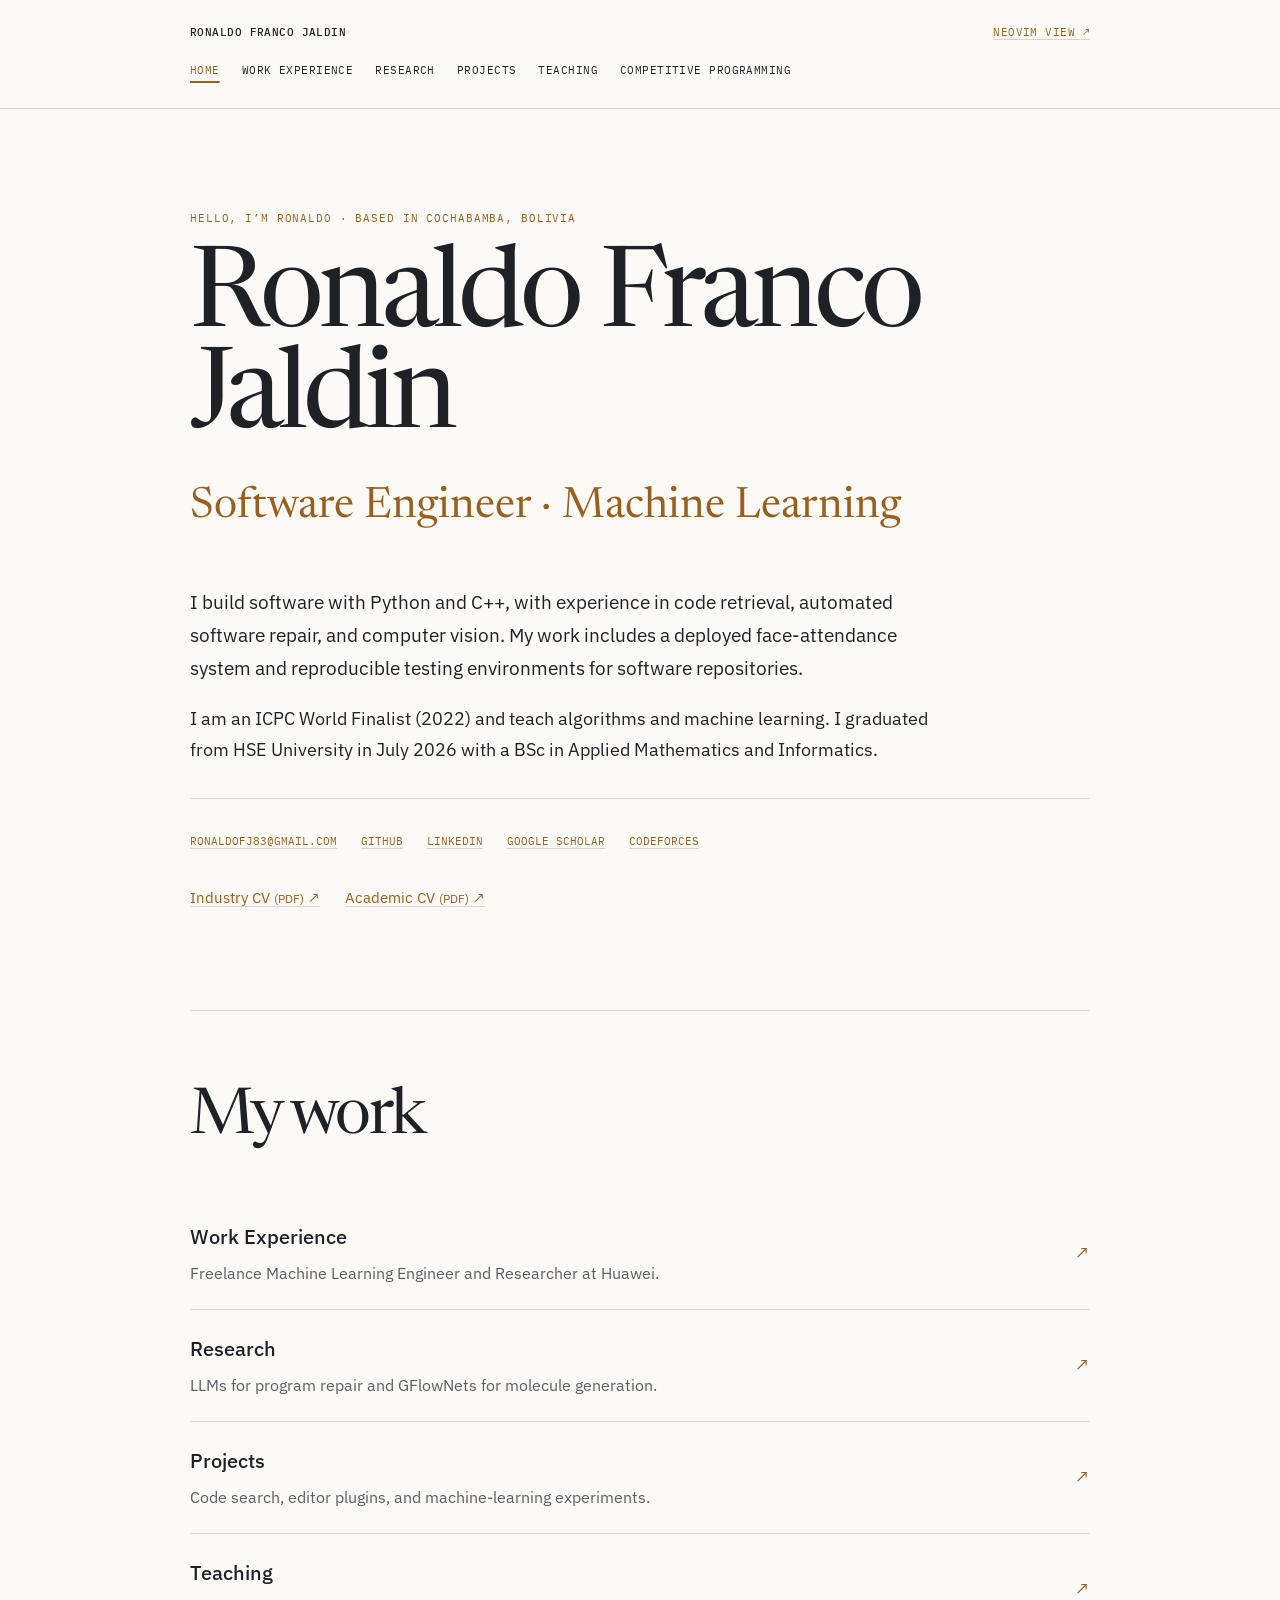
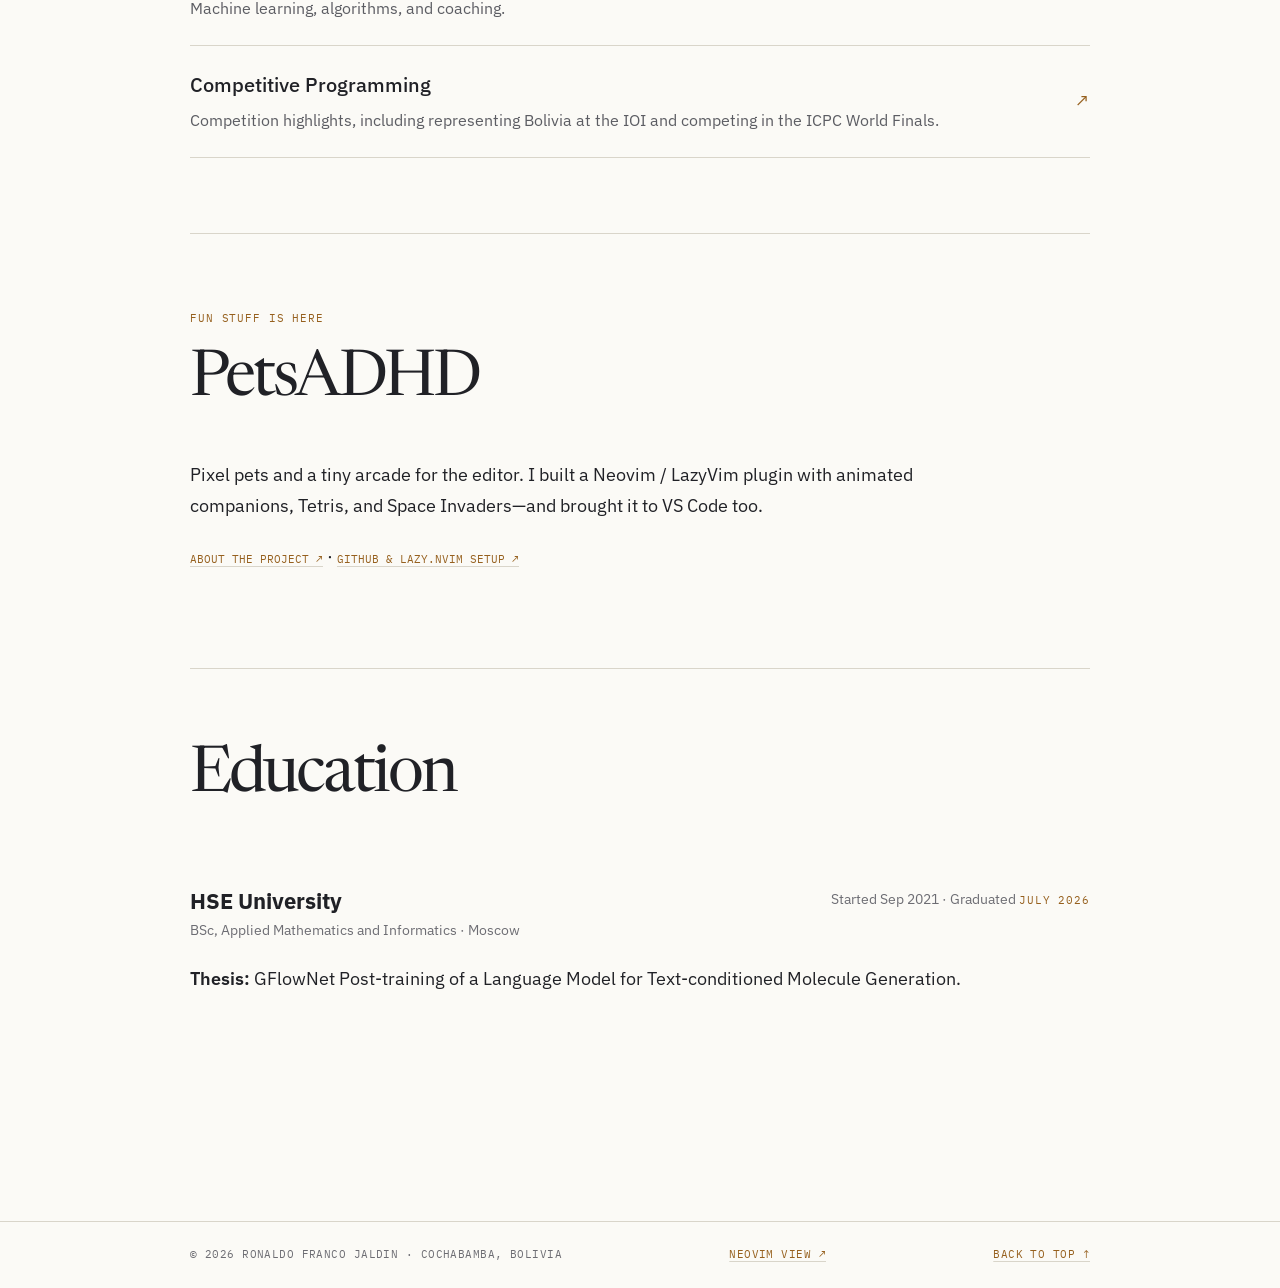
<file: index.html>
<!doctype html>
<html lang="en">
  <head>
    <meta charset="utf-8">
    <meta name="viewport" content="width=device-width, initial-scale=1">
    <meta name="theme-color" content="#fbfaf6">
    <meta
      name="description"
      content="Ronaldo Franco Jaldin — software engineer working in machine learning, Python/C++, and code retrieval; ICPC World Finalist based in Cochabamba, Bolivia."
    >
    <meta name="author" content="Ronaldo Franco Jaldin">
    <title>Home — Ronaldo Franco Jaldin</title>
    <link rel="preconnect" href="https://fonts.googleapis.com">
    <link rel="preconnect" href="https://fonts.gstatic.com" crossorigin>
    <link
      href="https://fonts.googleapis.com/css2?family=IBM+Plex+Mono:wght@400;500&amp;family=IBM+Plex+Sans:ital,wght@0,400;0,500;0,600;1,400&amp;family=Newsreader:opsz,wght@6..72,400;6..72,500&amp;display=swap"
      rel="stylesheet"
    >
    <link rel="icon" href="assets/images/favicon.svg" type="image/svg+xml">
    <link rel="stylesheet" href="assets/css/small.css">
  </head>
  <body>
    <a class="skip-link" href="#content">Skip to content</a>
    <header class="page-header">
      <div class="page">
        <div class="header-title"><a class="name" href="index.html">Ronaldo Franco Jaldin</a><a href="index_nvim.html" class="theme-switch">Neovim view ↗</a></div>
        <nav aria-label="Main navigation">
          <a href="index.html" aria-current="page">Home</a>
          <a href="experience.html">Work Experience</a>
          <a href="research.html">Research</a>
          <a href="projects.html">Projects</a>
          <a href="teaching.html">Teaching</a>
          <a href="competitive-programming.html">Competitive Programming</a>
        </nav>
      </div>
    </header>
    <main class="page" id="content" tabindex="-1">
<header class="intro">
        <p class="label">Hello, I’m Ronaldo · Based in Cochabamba, Bolivia</p>
        <h1>Ronaldo Franco Jaldin</h1>
        <p class="role">Software Engineer · Machine Learning</p>
        <p class="lead">
          I build software with Python and C++, with experience in code retrieval,
          automated software repair, and computer vision. My work includes a deployed
          face-attendance system and reproducible testing environments for software repositories.
        </p>
        <p>
          I am an ICPC World Finalist (2022) and teach algorithms and machine learning.
          I graduated from HSE University in July 2026 with a BSc in
          Applied Mathematics and Informatics.
        </p>
        <ul class="contact-list">
          <li><a href="mailto:ronaldofj83@gmail.com">ronaldofj83@gmail.com</a></li>
          <li><a href="https://github.com/mruniverse8" target="_blank" rel="noreferrer">GitHub</a></li>
          <li><a href="https://www.linkedin.com/in/ronaldo-franco-jaldin-2282311a3/" target="_blank" rel="noreferrer">LinkedIn</a></li>
          <li><a href="https://scholar.google.com/citations?user=wL8j6NQAAAAJ&amp;hl=es" target="_blank" rel="noreferrer">Google Scholar</a></li>
          <li><a href="https://codeforces.com/profile/cr8" target="_blank" rel="noreferrer">Codeforces</a></li>
        </ul>
        <div class="cv-links" aria-label="View my CV">
          <a href="assets/docs/ronaldo-franco-industry-cv.pdf" target="_blank" rel="noopener noreferrer">Industry CV <span>(PDF)</span> ↗</a>
          <a href="assets/docs/ronaldo-franco-academic-cv.pdf" target="_blank" rel="noopener noreferrer">Academic CV <span>(PDF)</span> ↗</a>
        </div>
      </header>
      <section aria-labelledby="explore-title">
        <h2 id="explore-title">My work</h2>
        <div class="page-list">
          <a href="experience.html"><span>Work Experience</span><p>Freelance Machine Learning Engineer and Researcher at Huawei.</p><span aria-hidden="true">↗</span></a>
          <a href="research.html"><span>Research</span><p>LLMs for program repair and GFlowNets for molecule generation.</p><span aria-hidden="true">↗</span></a>
          <a href="projects.html"><span>Projects</span><p>Code search, editor plugins, and machine-learning experiments.</p><span aria-hidden="true">↗</span></a>
          <a href="teaching.html"><span>Teaching</span><p>Machine learning, algorithms, and coaching.</p><span aria-hidden="true">↗</span></a>
          <a href="competitive-programming.html"><span>Competitive Programming</span><p>Competition highlights, including representing Bolivia at the IOI and competing in the ICPC World Finals.</p><span aria-hidden="true">↗</span></a>
        </div>
      </section>
      <section class="fun-project" aria-labelledby="fun-title">
        <p class="label">Fun stuff is here</p>
        <h2 id="fun-title">PetsADHD</h2>
        <p>Pixel pets and a tiny arcade for the editor. I built a Neovim / LazyVim plugin with animated companions, Tetris, and Space Invaders—and brought it to VS Code too.</p>
        <p><a class="more" href="projects.html#petsadhd">About the project ↗</a> · <a class="more" href="https://github.com/mruniverse8/PetsADHD" target="_blank" rel="noreferrer">GitHub &amp; lazy.nvim setup ↗</a></p>
      </section>
<section aria-labelledby="education-title"><h2 id="education-title">Education</h2><article class="item compact">
          <header>
            <div><h3>HSE University</h3><p>BSc, Applied Mathematics and Informatics · Moscow</p></div>
            <p class="education-date">Started Sep 2021 · Graduated <time datetime="2026-07">July 2026</time></p>
          </header>
          <p><strong>Thesis:</strong> GFlowNet Post-training of a Language Model for Text-conditioned Molecule Generation.</p>
        </article></section>
    </main>
    <footer class="page-footer">
      <div class="page">
        <span>© 2026 Ronaldo Franco Jaldin · Cochabamba, Bolivia</span>
        <a href="index_nvim.html">Neovim view ↗</a>
        <a href="#content">Back to top ↑</a>
      </div>
    </footer>
  </body>
</html>
</file>
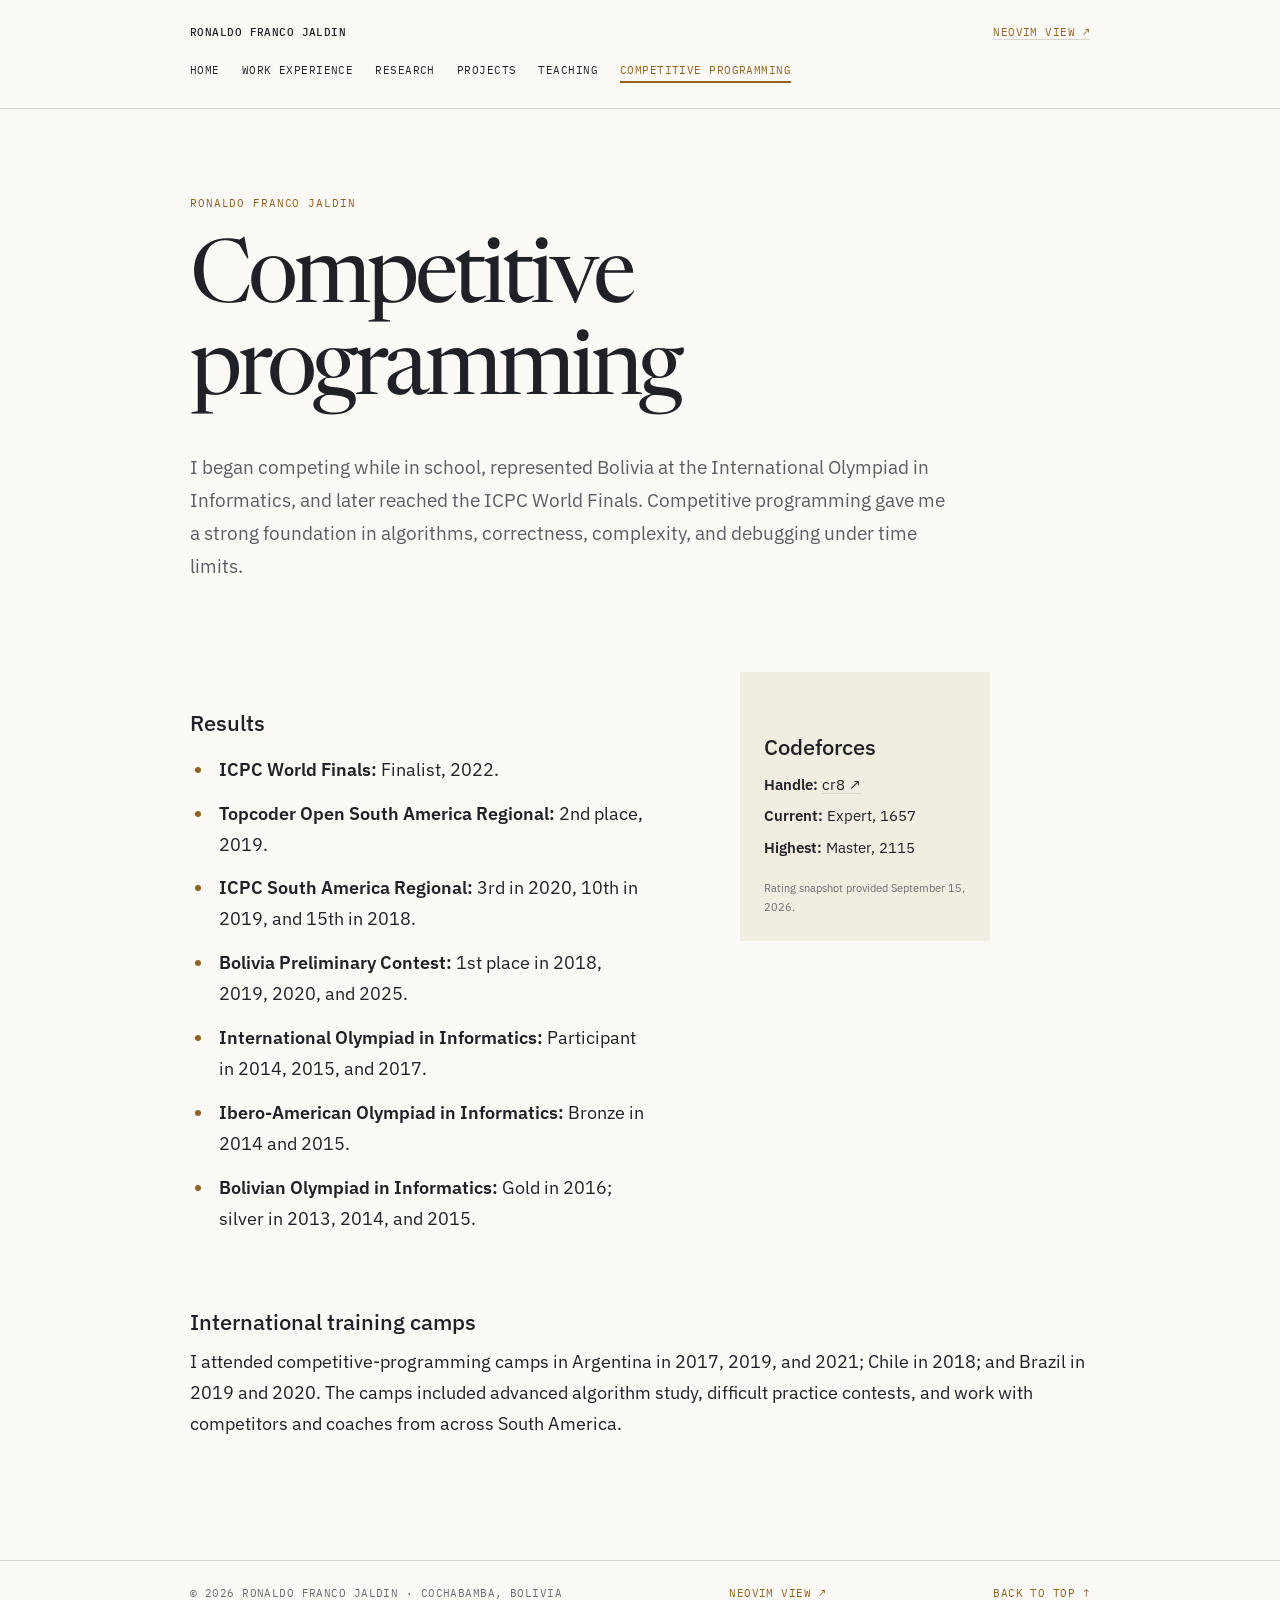
<file: competitive-programming.html>
<!doctype html>
<html lang="en">
  <head>
    <meta charset="utf-8">
    <meta name="viewport" content="width=device-width, initial-scale=1">
    <meta name="theme-color" content="#fbfaf6">
    <meta
      name="description"
      content="ICPC and IOI achievements, competitive-programming training camps, and the Codeforces profile of Ronaldo Franco Jaldin."
    >
    <meta name="author" content="Ronaldo Franco Jaldin">
    <title>Competitive Programming — Ronaldo Franco Jaldin</title>
    <link rel="preconnect" href="https://fonts.googleapis.com">
    <link rel="preconnect" href="https://fonts.gstatic.com" crossorigin>
    <link
      href="https://fonts.googleapis.com/css2?family=IBM+Plex+Mono:wght@400;500&amp;family=IBM+Plex+Sans:ital,wght@0,400;0,500;0,600;1,400&amp;family=Newsreader:opsz,wght@6..72,400;6..72,500&amp;display=swap"
      rel="stylesheet"
    >
    <link rel="icon" href="assets/images/favicon.svg" type="image/svg+xml">
    <link rel="stylesheet" href="assets/css/small.css">
  </head>
  <body>
    <a class="skip-link" href="#content">Skip to content</a>
    <header class="page-header">
      <div class="page">
        <div class="header-title"><a class="name" href="index.html">Ronaldo Franco Jaldin</a><a href="competitive-programming_nvim.html" class="theme-switch">Neovim view ↗</a></div>
        <nav aria-label="Main navigation">
          <a href="index.html">Home</a>
          <a href="experience.html">Work Experience</a>
          <a href="research.html">Research</a>
          <a href="projects.html">Projects</a>
          <a href="teaching.html">Teaching</a>
          <a href="competitive-programming.html" aria-current="page">Competitive Programming</a>
        </nav>
      </div>
    </header>
    <main class="page" id="content" tabindex="-1">
      <header class="page-intro">
        <p class="label">Ronaldo Franco Jaldin</p>
        <h1>Competitive programming</h1>
        <p class="lead">I began competing while in school, represented Bolivia at the International
          Olympiad in Informatics, and later reached the ICPC World Finals. Competitive
          programming gave me a strong foundation in algorithms, correctness, complexity,
          and debugging under time limits.</p>
      </header>

        <div class="split">
          <div>
            <h2 class="subheading">Results</h2>
            <ul>
              <li><strong>ICPC World Finals:</strong> Finalist, 2022.</li>
              <li><strong>Topcoder Open South America Regional:</strong> 2nd place, 2019.</li>
              <li><strong>ICPC South America Regional:</strong> 3rd in 2020, 10th in 2019, and 15th in 2018.</li>
              <li><strong>Bolivia Preliminary Contest:</strong> 1st place in 2018, 2019, 2020, and 2025.</li>
              <li><strong>International Olympiad in Informatics:</strong> Participant in 2014, 2015, and 2017.</li>
              <li><strong>Ibero-American Olympiad in Informatics:</strong> Bronze in 2014 and 2015.</li>
              <li><strong>Bolivian Olympiad in Informatics:</strong> Gold in 2016; silver in 2013, 2014, and 2015.</li>
            </ul>
          </div>
          <aside>
            <h2 class="subheading">Codeforces</h2>
            <p><strong>Handle:</strong> <a href="https://codeforces.com/profile/cr8" target="_blank" rel="noreferrer">cr8 ↗</a></p>
            <p><strong>Current:</strong> Expert, 1657</p>
            <p><strong>Highest:</strong> Master, 2115</p>
            <small>Rating snapshot provided September 15, 2026.</small>
          </aside>
        </div>

        <h2 class="subheading">International training camps</h2>
        <p>
          I attended competitive-programming camps in Argentina in 2017, 2019, and 2021;
          Chile in 2018; and Brazil in 2019 and 2020. The camps included advanced algorithm
          study, difficult practice contests, and work with competitors and coaches from
          across South America.
        </p>

    </main>
    <footer class="page-footer">
      <div class="page">
        <span>© 2026 Ronaldo Franco Jaldin · Cochabamba, Bolivia</span>
        <a href="competitive-programming_nvim.html">Neovim view ↗</a>
        <a href="#content">Back to top ↑</a>
      </div>
    </footer>
  </body>
</html>
</file>
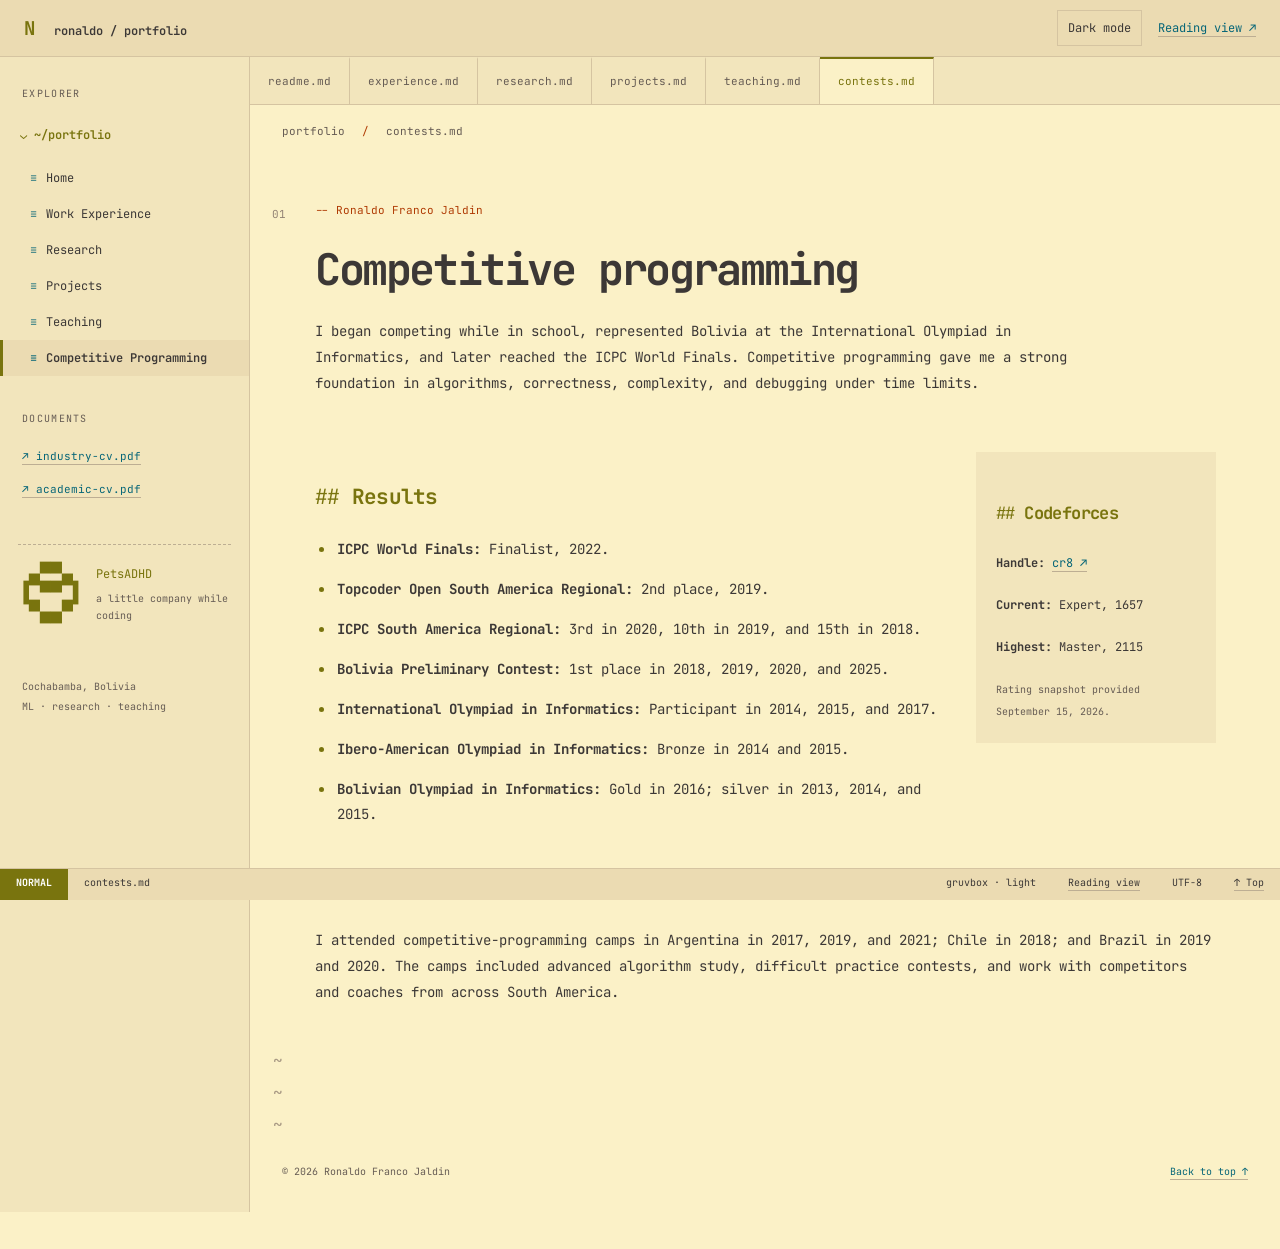
<file: competitive-programming_nvim.html>
<!doctype html>
<!-- Generated by scripts/build_nvim.py; edit competitive-programming.html for shared content. -->
<html lang="en">
<head>
  <meta charset="utf-8">
  <meta name="viewport" content="width=device-width, initial-scale=1">
  <meta name="theme-color" content="#fbf1c7">
  <meta name="description" content="ICPC and IOI achievements, competitive-programming training camps, and the Codeforces profile of Ronaldo Franco Jaldin.">
  <meta name="author" content="Ronaldo Franco Jaldin">
  <title>Competitive Programming — Ronaldo Franco Jaldin · Neovim</title>
  <link rel="icon" href="assets/images/favicon.svg" type="image/svg+xml">
  <script src="assets/js/nvim-theme.js"></script>
  <link rel="preconnect" href="https://fonts.googleapis.com">
  <link rel="preconnect" href="https://fonts.gstatic.com" crossorigin>
  <link href="https://fonts.googleapis.com/css2?family=JetBrains+Mono:wght@400;500;600;700&amp;display=swap" rel="stylesheet">
  <link rel="stylesheet" href="assets/css/nvim.css">
</head>
<body>
  <a class="skip-link" href="#content">Skip to content</a>
  <header class="window-bar">
    <a class="brand" href="index_nvim.html"><span class="nvim-mark" aria-hidden="true">N</span> ronaldo / portfolio</a>
    <div class="header-actions">
      <button class="dark-toggle" id="dark-toggle" type="button" aria-pressed="false" hidden>Dark mode</button>
      <a class="theme-switch" href="competitive-programming.html">Reading view ↗</a>
    </div>
  </header>
  <div class="workspace">
    <aside class="explorer" aria-label="Portfolio explorer">
      <p class="explorer-heading">EXPLORER</p>
      <p class="folder"><span aria-hidden="true">⌄</span> ~/portfolio</p>
      <nav aria-label="Main navigation">
        <a href="index_nvim.html"><span aria-hidden="true">≡</span> Home</a> <a href="experience_nvim.html"><span aria-hidden="true">≡</span> Work Experience</a> <a href="research_nvim.html"><span aria-hidden="true">≡</span> Research</a> <a href="projects_nvim.html"><span aria-hidden="true">≡</span> Projects</a> <a href="teaching_nvim.html"><span aria-hidden="true">≡</span> Teaching</a> <a href="competitive-programming_nvim.html" aria-current="page"><span aria-hidden="true">≡</span> Competitive Programming</a>
      </nav>
      <div class="explorer-links">
        <p class="explorer-heading">DOCUMENTS</p>
        <a href="assets/docs/ronaldo-franco-industry-cv.pdf" target="_blank" rel="noopener noreferrer">↗ industry-cv.pdf</a>
        <a href="assets/docs/ronaldo-franco-academic-cv.pdf" target="_blank" rel="noopener noreferrer">↗ academic-cv.pdf</a>
      </div>
      <a class="pet-note" href="projects_nvim.html#petsadhd">
        <span aria-hidden="true" class="pixel-pet"> ▄▀▀▄
▐ ▀▀ ▌
 ▀▄▄▀</span>
        <span>PetsADHD<span class="pet-caption">a little company while coding</span></span>
      </a>
      <p class="explorer-foot">Cochabamba, Bolivia<br>ML · research · teaching</p>
    </aside>
    <div class="editor">
      <nav class="buffer-tabs" aria-label="Open pages"><a href="index_nvim.html" aria-label="Home">readme.md</a> <a href="experience_nvim.html" aria-label="Work Experience">experience.md</a> <a href="research_nvim.html" aria-label="Research">research.md</a> <a href="projects_nvim.html" aria-label="Projects">projects.md</a> <a href="teaching_nvim.html" aria-label="Teaching">teaching.md</a> <a href="competitive-programming_nvim.html" aria-current="page" aria-label="Competitive Programming">contests.md</a></nav>
      <div class="breadcrumb" aria-hidden="true">portfolio <span>/</span> contests.md</div>
      <main id="content" tabindex="-1">

      <header class="page-intro">
        <p class="label">Ronaldo Franco Jaldin</p>
        <h1>Competitive programming</h1>
        <p class="lead">I began competing while in school, represented Bolivia at the International
          Olympiad in Informatics, and later reached the ICPC World Finals. Competitive
          programming gave me a strong foundation in algorithms, correctness, complexity,
          and debugging under time limits.</p>
      </header>

        <div class="split">
          <div>
            <h2 class="subheading">Results</h2>
            <ul>
              <li><strong>ICPC World Finals:</strong> Finalist, 2022.</li>
              <li><strong>Topcoder Open South America Regional:</strong> 2nd place, 2019.</li>
              <li><strong>ICPC South America Regional:</strong> 3rd in 2020, 10th in 2019, and 15th in 2018.</li>
              <li><strong>Bolivia Preliminary Contest:</strong> 1st place in 2018, 2019, 2020, and 2025.</li>
              <li><strong>International Olympiad in Informatics:</strong> Participant in 2014, 2015, and 2017.</li>
              <li><strong>Ibero-American Olympiad in Informatics:</strong> Bronze in 2014 and 2015.</li>
              <li><strong>Bolivian Olympiad in Informatics:</strong> Gold in 2016; silver in 2013, 2014, and 2015.</li>
            </ul>
          </div>
          <aside>
            <h2 class="subheading">Codeforces</h2>
            <p><strong>Handle:</strong> <a href="https://codeforces.com/profile/cr8" target="_blank" rel="noreferrer">cr8 ↗</a></p>
            <p><strong>Current:</strong> Expert, 1657</p>
            <p><strong>Highest:</strong> Master, 2115</p>
            <small>Rating snapshot provided September 15, 2026.</small>
          </aside>
        </div>

        <h2 class="subheading">International training camps</h2>
        <p>
          I attended competitive-programming camps in Argentina in 2017, 2019, and 2021;
          Chile in 2018; and Brazil in 2019 and 2020. The camps included advanced algorithm
          study, difficult practice contests, and work with competitors and coaches from
          across South America.
        </p>


      </main>
      <div class="end-of-buffer" aria-hidden="true">~<br>~<br>~</div>
      <footer class="page-footer">© 2026 Ronaldo Franco Jaldin <a href="#content">Back to top ↑</a></footer>
    </div>
  </div>
  <footer class="statusline" aria-label="Theme information">
    <span class="mode">NORMAL</span><span class="status-file">contests.md</span>
    <span class="status-theme" id="theme-label">gruvbox · light</span>
    <a class="bottom-view-switch" href="competitive-programming.html">Reading view</a>
    <span class="encoding">UTF-8</span><a href="#content">↑ Top</a>
  </footer>
</body>
</html>
</file>
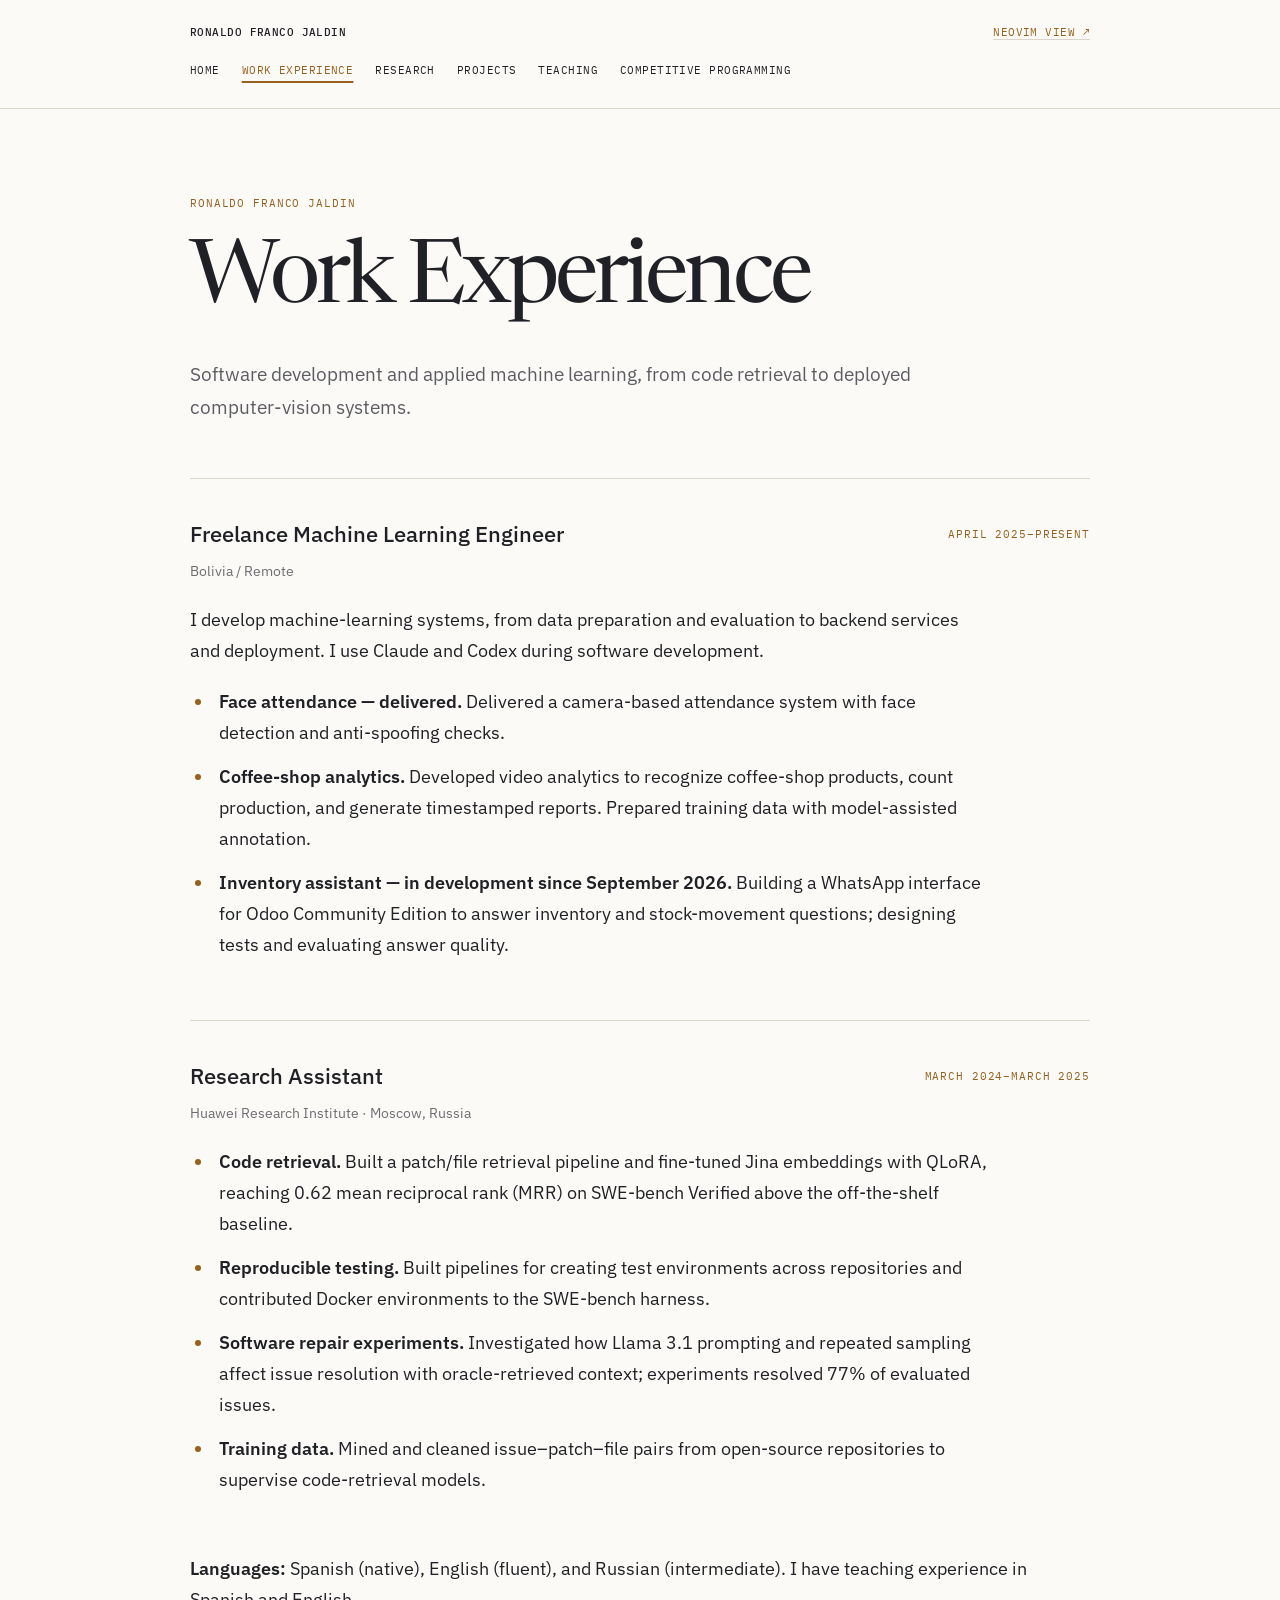
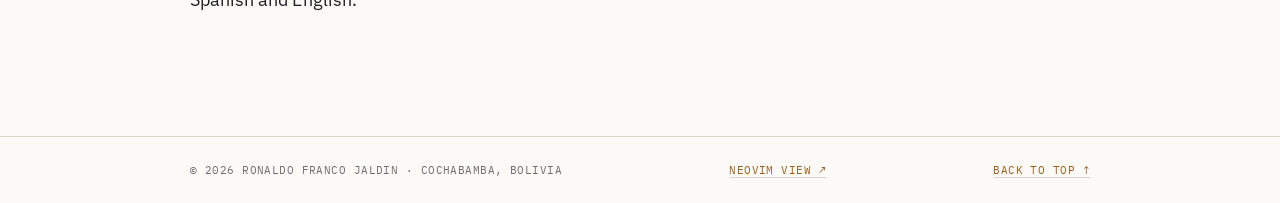
<file: experience.html>
<!doctype html>
<html lang="en">
  <head>
    <meta charset="utf-8">
    <meta name="viewport" content="width=device-width, initial-scale=1">
    <meta name="theme-color" content="#fbfaf6">
    <meta
      name="description"
      content="Professional experience in applied machine learning and code retrieval at Huawei."
    >
    <meta name="author" content="Ronaldo Franco Jaldin">
    <title>Work Experience — Ronaldo Franco Jaldin</title>
    <link rel="preconnect" href="https://fonts.googleapis.com">
    <link rel="preconnect" href="https://fonts.gstatic.com" crossorigin>
    <link
      href="https://fonts.googleapis.com/css2?family=IBM+Plex+Mono:wght@400;500&amp;family=IBM+Plex+Sans:ital,wght@0,400;0,500;0,600;1,400&amp;family=Newsreader:opsz,wght@6..72,400;6..72,500&amp;display=swap"
      rel="stylesheet"
    >
    <link rel="icon" href="assets/images/favicon.svg" type="image/svg+xml">
    <link rel="stylesheet" href="assets/css/small.css">
  </head>
  <body>
    <a class="skip-link" href="#content">Skip to content</a>
    <header class="page-header">
      <div class="page">
        <div class="header-title"><a class="name" href="index.html">Ronaldo Franco Jaldin</a><a href="experience_nvim.html" class="theme-switch">Neovim view ↗</a></div>
        <nav aria-label="Main navigation">
          <a href="index.html">Home</a>
          <a href="experience.html" aria-current="page">Work Experience</a>
          <a href="research.html">Research</a>
          <a href="projects.html">Projects</a>
          <a href="teaching.html">Teaching</a>
          <a href="competitive-programming.html">Competitive Programming</a>
        </nav>
      </div>
    </header>
    <main class="page" id="content" tabindex="-1">
      <header class="page-intro">
        <p class="label">Ronaldo Franco Jaldin</p>
        <h1>Work Experience</h1>
        <p class="lead">Software development and applied machine learning, from code retrieval to deployed computer-vision systems.</p>
      </header>
<div class="entries"><article class="item">
          <header>
            <div>
              <h2>Freelance Machine Learning Engineer</h2>
              <p>Bolivia / Remote</p>
            </div>
            <time>April 2025–present</time>
          </header>
          <p>
            I develop machine-learning systems, from data preparation and evaluation
            to backend services and deployment. I use Claude and Codex during software development.
          </p>
          <ul>
            <li>
              <strong>Face attendance — delivered.</strong> Delivered a camera-based attendance
              system with face detection and anti-spoofing checks.
            </li>
            <li>
              <strong>Coffee-shop analytics.</strong> Developed video analytics to recognize
              coffee-shop products, count production, and generate timestamped reports.
              Prepared training data with model-assisted annotation.
            </li>
            <li>
              <strong>Inventory assistant — in development since September 2026.</strong>
              Building a WhatsApp interface for Odoo Community Edition to answer inventory
              and stock-movement questions; designing tests and evaluating answer quality.
            </li>
          </ul>
        </article>
<article class="item">
          <header>
            <div>
              <h2>Research Assistant</h2>
              <p>Huawei Research Institute · Moscow, Russia</p>
            </div>
            <time>March 2024–March 2025</time>
          </header>
          <ul>
            <li>
              <strong>Code retrieval.</strong> Built a patch/file retrieval pipeline and
              fine-tuned Jina embeddings with QLoRA, reaching 0.62 mean reciprocal rank
              (MRR) on SWE-bench Verified above the off-the-shelf baseline.
            </li>
            <li>
              <strong>Reproducible testing.</strong> Built pipelines for creating test
              environments across repositories and contributed Docker environments
              to the SWE-bench harness.
            </li>
            <li>
              <strong>Software repair experiments.</strong> Investigated how Llama 3.1 prompting
              and repeated sampling affect issue resolution with oracle-retrieved context;
              experiments resolved 77% of evaluated issues.
            </li>
            <li>
              <strong>Training data.</strong> Mined and cleaned issue–patch–file pairs
              from open-source repositories to supervise code-retrieval models.
            </li>
          </ul>
        </article></div>
<p><strong>Languages:</strong> Spanish (native), English (fluent), and Russian (intermediate). I have teaching experience in Spanish and English.</p>
    </main>
    <footer class="page-footer">
      <div class="page">
        <span>© 2026 Ronaldo Franco Jaldin · Cochabamba, Bolivia</span>
        <a href="experience_nvim.html">Neovim view ↗</a>
        <a href="#content">Back to top ↑</a>
      </div>
    </footer>
  </body>
</html>
</file>
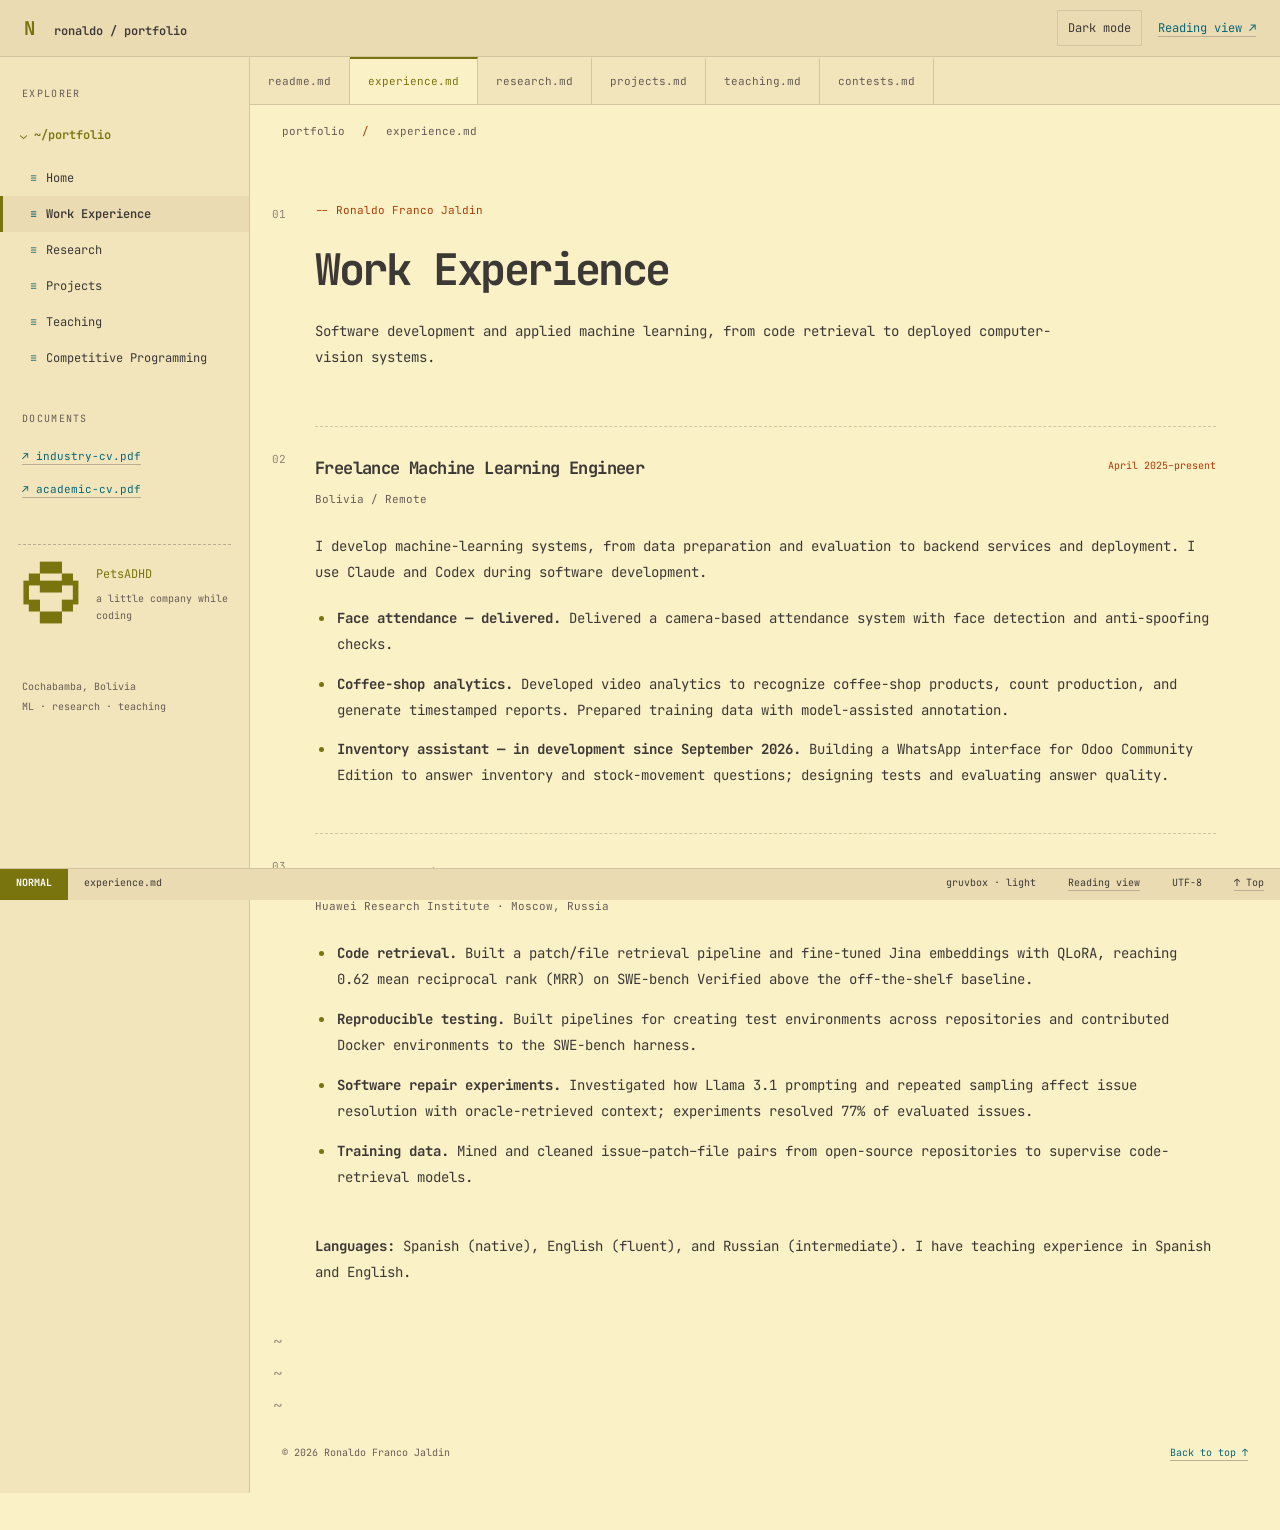
<file: experience_nvim.html>
<!doctype html>
<!-- Generated by scripts/build_nvim.py; edit experience.html for shared content. -->
<html lang="en">
<head>
  <meta charset="utf-8">
  <meta name="viewport" content="width=device-width, initial-scale=1">
  <meta name="theme-color" content="#fbf1c7">
  <meta name="description" content="Professional experience in applied machine learning and code retrieval at Huawei.">
  <meta name="author" content="Ronaldo Franco Jaldin">
  <title>Work Experience — Ronaldo Franco Jaldin · Neovim</title>
  <link rel="icon" href="assets/images/favicon.svg" type="image/svg+xml">
  <script src="assets/js/nvim-theme.js"></script>
  <link rel="preconnect" href="https://fonts.googleapis.com">
  <link rel="preconnect" href="https://fonts.gstatic.com" crossorigin>
  <link href="https://fonts.googleapis.com/css2?family=JetBrains+Mono:wght@400;500;600;700&amp;display=swap" rel="stylesheet">
  <link rel="stylesheet" href="assets/css/nvim.css">
</head>
<body>
  <a class="skip-link" href="#content">Skip to content</a>
  <header class="window-bar">
    <a class="brand" href="index_nvim.html"><span class="nvim-mark" aria-hidden="true">N</span> ronaldo / portfolio</a>
    <div class="header-actions">
      <button class="dark-toggle" id="dark-toggle" type="button" aria-pressed="false" hidden>Dark mode</button>
      <a class="theme-switch" href="experience.html">Reading view ↗</a>
    </div>
  </header>
  <div class="workspace">
    <aside class="explorer" aria-label="Portfolio explorer">
      <p class="explorer-heading">EXPLORER</p>
      <p class="folder"><span aria-hidden="true">⌄</span> ~/portfolio</p>
      <nav aria-label="Main navigation">
        <a href="index_nvim.html"><span aria-hidden="true">≡</span> Home</a> <a href="experience_nvim.html" aria-current="page"><span aria-hidden="true">≡</span> Work Experience</a> <a href="research_nvim.html"><span aria-hidden="true">≡</span> Research</a> <a href="projects_nvim.html"><span aria-hidden="true">≡</span> Projects</a> <a href="teaching_nvim.html"><span aria-hidden="true">≡</span> Teaching</a> <a href="competitive-programming_nvim.html"><span aria-hidden="true">≡</span> Competitive Programming</a>
      </nav>
      <div class="explorer-links">
        <p class="explorer-heading">DOCUMENTS</p>
        <a href="assets/docs/ronaldo-franco-industry-cv.pdf" target="_blank" rel="noopener noreferrer">↗ industry-cv.pdf</a>
        <a href="assets/docs/ronaldo-franco-academic-cv.pdf" target="_blank" rel="noopener noreferrer">↗ academic-cv.pdf</a>
      </div>
      <a class="pet-note" href="projects_nvim.html#petsadhd">
        <span aria-hidden="true" class="pixel-pet"> ▄▀▀▄
▐ ▀▀ ▌
 ▀▄▄▀</span>
        <span>PetsADHD<span class="pet-caption">a little company while coding</span></span>
      </a>
      <p class="explorer-foot">Cochabamba, Bolivia<br>ML · research · teaching</p>
    </aside>
    <div class="editor">
      <nav class="buffer-tabs" aria-label="Open pages"><a href="index_nvim.html" aria-label="Home">readme.md</a> <a href="experience_nvim.html" aria-current="page" aria-label="Work Experience">experience.md</a> <a href="research_nvim.html" aria-label="Research">research.md</a> <a href="projects_nvim.html" aria-label="Projects">projects.md</a> <a href="teaching_nvim.html" aria-label="Teaching">teaching.md</a> <a href="competitive-programming_nvim.html" aria-label="Competitive Programming">contests.md</a></nav>
      <div class="breadcrumb" aria-hidden="true">portfolio <span>/</span> experience.md</div>
      <main id="content" tabindex="-1">

      <header class="page-intro">
        <p class="label">Ronaldo Franco Jaldin</p>
        <h1>Work Experience</h1>
        <p class="lead">Software development and applied machine learning, from code retrieval to deployed computer-vision systems.</p>
      </header>
<div class="entries"><article class="item">
          <header>
            <div>
              <h2>Freelance Machine Learning Engineer</h2>
              <p>Bolivia / Remote</p>
            </div>
            <time>April 2025–present</time>
          </header>
          <p>
            I develop machine-learning systems, from data preparation and evaluation
            to backend services and deployment. I use Claude and Codex during software development.
          </p>
          <ul>
            <li>
              <strong>Face attendance — delivered.</strong> Delivered a camera-based attendance
              system with face detection and anti-spoofing checks.
            </li>
            <li>
              <strong>Coffee-shop analytics.</strong> Developed video analytics to recognize
              coffee-shop products, count production, and generate timestamped reports.
              Prepared training data with model-assisted annotation.
            </li>
            <li>
              <strong>Inventory assistant — in development since September 2026.</strong>
              Building a WhatsApp interface for Odoo Community Edition to answer inventory
              and stock-movement questions; designing tests and evaluating answer quality.
            </li>
          </ul>
        </article>
<article class="item">
          <header>
            <div>
              <h2>Research Assistant</h2>
              <p>Huawei Research Institute · Moscow, Russia</p>
            </div>
            <time>March 2024–March 2025</time>
          </header>
          <ul>
            <li>
              <strong>Code retrieval.</strong> Built a patch/file retrieval pipeline and
              fine-tuned Jina embeddings with QLoRA, reaching 0.62 mean reciprocal rank
              (MRR) on SWE-bench Verified above the off-the-shelf baseline.
            </li>
            <li>
              <strong>Reproducible testing.</strong> Built pipelines for creating test
              environments across repositories and contributed Docker environments
              to the SWE-bench harness.
            </li>
            <li>
              <strong>Software repair experiments.</strong> Investigated how Llama 3.1 prompting
              and repeated sampling affect issue resolution with oracle-retrieved context;
              experiments resolved 77% of evaluated issues.
            </li>
            <li>
              <strong>Training data.</strong> Mined and cleaned issue–patch–file pairs
              from open-source repositories to supervise code-retrieval models.
            </li>
          </ul>
        </article></div>
<p><strong>Languages:</strong> Spanish (native), English (fluent), and Russian (intermediate). I have teaching experience in Spanish and English.</p>

      </main>
      <div class="end-of-buffer" aria-hidden="true">~<br>~<br>~</div>
      <footer class="page-footer">© 2026 Ronaldo Franco Jaldin <a href="#content">Back to top ↑</a></footer>
    </div>
  </div>
  <footer class="statusline" aria-label="Theme information">
    <span class="mode">NORMAL</span><span class="status-file">experience.md</span>
    <span class="status-theme" id="theme-label">gruvbox · light</span>
    <a class="bottom-view-switch" href="experience.html">Reading view</a>
    <span class="encoding">UTF-8</span><a href="#content">↑ Top</a>
  </footer>
</body>
</html>
</file>
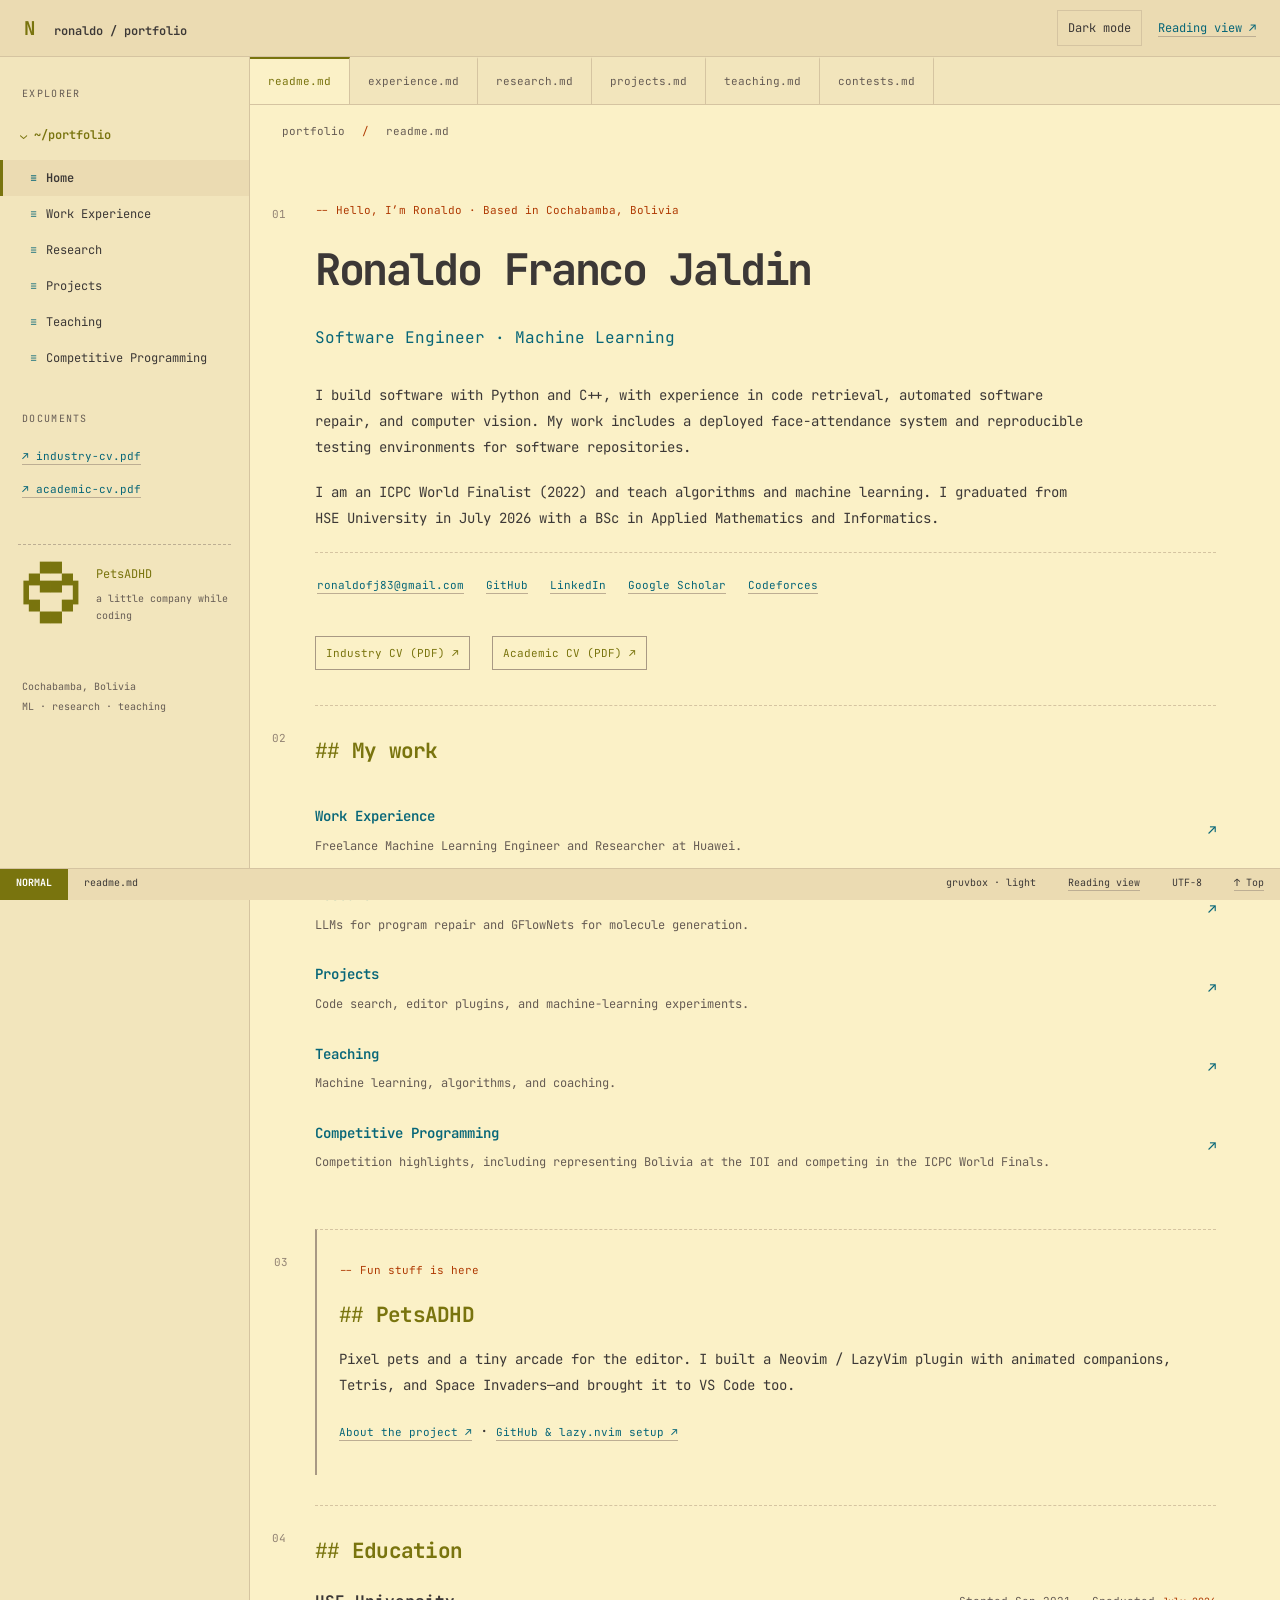
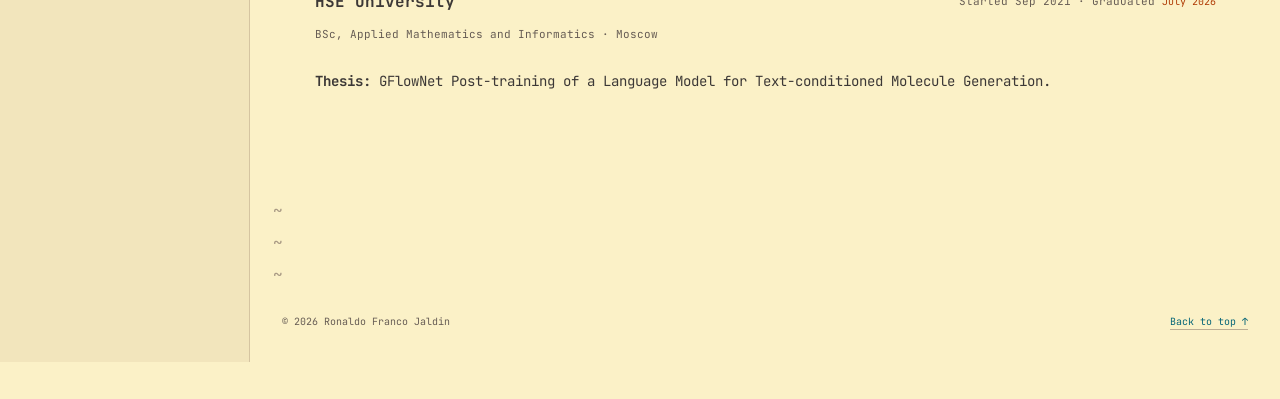
<file: index_nvim.html>
<!doctype html>
<!-- Generated by scripts/build_nvim.py; edit index.html for shared content. -->
<html lang="en">
<head>
  <meta charset="utf-8">
  <meta name="viewport" content="width=device-width, initial-scale=1">
  <meta name="theme-color" content="#fbf1c7">
  <meta name="description" content="Ronaldo Franco Jaldin — software engineer working in machine learning, Python/C++, and code retrieval; ICPC World Finalist based in Cochabamba, Bolivia.">
  <meta name="author" content="Ronaldo Franco Jaldin">
  <title>Home — Ronaldo Franco Jaldin · Neovim</title>
  <link rel="icon" href="assets/images/favicon.svg" type="image/svg+xml">
  <script src="assets/js/nvim-theme.js"></script>
  <link rel="preconnect" href="https://fonts.googleapis.com">
  <link rel="preconnect" href="https://fonts.gstatic.com" crossorigin>
  <link href="https://fonts.googleapis.com/css2?family=JetBrains+Mono:wght@400;500;600;700&amp;display=swap" rel="stylesheet">
  <link rel="stylesheet" href="assets/css/nvim.css">
</head>
<body>
  <a class="skip-link" href="#content">Skip to content</a>
  <header class="window-bar">
    <a class="brand" href="index_nvim.html"><span class="nvim-mark" aria-hidden="true">N</span> ronaldo / portfolio</a>
    <div class="header-actions">
      <button class="dark-toggle" id="dark-toggle" type="button" aria-pressed="false" hidden>Dark mode</button>
      <a class="theme-switch" href="index.html">Reading view ↗</a>
    </div>
  </header>
  <div class="workspace">
    <aside class="explorer" aria-label="Portfolio explorer">
      <p class="explorer-heading">EXPLORER</p>
      <p class="folder"><span aria-hidden="true">⌄</span> ~/portfolio</p>
      <nav aria-label="Main navigation">
        <a href="index_nvim.html" aria-current="page"><span aria-hidden="true">≡</span> Home</a> <a href="experience_nvim.html"><span aria-hidden="true">≡</span> Work Experience</a> <a href="research_nvim.html"><span aria-hidden="true">≡</span> Research</a> <a href="projects_nvim.html"><span aria-hidden="true">≡</span> Projects</a> <a href="teaching_nvim.html"><span aria-hidden="true">≡</span> Teaching</a> <a href="competitive-programming_nvim.html"><span aria-hidden="true">≡</span> Competitive Programming</a>
      </nav>
      <div class="explorer-links">
        <p class="explorer-heading">DOCUMENTS</p>
        <a href="assets/docs/ronaldo-franco-industry-cv.pdf" target="_blank" rel="noopener noreferrer">↗ industry-cv.pdf</a>
        <a href="assets/docs/ronaldo-franco-academic-cv.pdf" target="_blank" rel="noopener noreferrer">↗ academic-cv.pdf</a>
      </div>
      <a class="pet-note" href="projects_nvim.html#petsadhd">
        <span aria-hidden="true" class="pixel-pet"> ▄▀▀▄
▐ ▀▀ ▌
 ▀▄▄▀</span>
        <span>PetsADHD<span class="pet-caption">a little company while coding</span></span>
      </a>
      <p class="explorer-foot">Cochabamba, Bolivia<br>ML · research · teaching</p>
    </aside>
    <div class="editor">
      <nav class="buffer-tabs" aria-label="Open pages"><a href="index_nvim.html" aria-current="page" aria-label="Home">readme.md</a> <a href="experience_nvim.html" aria-label="Work Experience">experience.md</a> <a href="research_nvim.html" aria-label="Research">research.md</a> <a href="projects_nvim.html" aria-label="Projects">projects.md</a> <a href="teaching_nvim.html" aria-label="Teaching">teaching.md</a> <a href="competitive-programming_nvim.html" aria-label="Competitive Programming">contests.md</a></nav>
      <div class="breadcrumb" aria-hidden="true">portfolio <span>/</span> readme.md</div>
      <main id="content" tabindex="-1">

<header class="intro">
        <p class="label">Hello, I’m Ronaldo · Based in Cochabamba, Bolivia</p>
        <h1>Ronaldo Franco Jaldin</h1>
        <p class="role">Software Engineer · Machine Learning</p>
        <p class="lead">
          I build software with Python and C++, with experience in code retrieval,
          automated software repair, and computer vision. My work includes a deployed
          face-attendance system and reproducible testing environments for software repositories.
        </p>
        <p>
          I am an ICPC World Finalist (2022) and teach algorithms and machine learning.
          I graduated from HSE University in July 2026 with a BSc in
          Applied Mathematics and Informatics.
        </p>
        <ul class="contact-list">
          <li><a href="mailto:ronaldofj83@gmail.com">ronaldofj83@gmail.com</a></li>
          <li><a href="https://github.com/mruniverse8" target="_blank" rel="noreferrer">GitHub</a></li>
          <li><a href="https://www.linkedin.com/in/ronaldo-franco-jaldin-2282311a3/" target="_blank" rel="noreferrer">LinkedIn</a></li>
          <li><a href="https://scholar.google.com/citations?user=wL8j6NQAAAAJ&amp;hl=es" target="_blank" rel="noreferrer">Google Scholar</a></li>
          <li><a href="https://codeforces.com/profile/cr8" target="_blank" rel="noreferrer">Codeforces</a></li>
        </ul>
        <div class="cv-links" aria-label="View my CV">
          <a href="assets/docs/ronaldo-franco-industry-cv.pdf" target="_blank" rel="noopener noreferrer">Industry CV <span>(PDF)</span> ↗</a>
          <a href="assets/docs/ronaldo-franco-academic-cv.pdf" target="_blank" rel="noopener noreferrer">Academic CV <span>(PDF)</span> ↗</a>
        </div>
      </header>
      <section aria-labelledby="explore-title">
        <h2 id="explore-title">My work</h2>
        <div class="page-list">
          <a href="experience_nvim.html"><span>Work Experience</span><p>Freelance Machine Learning Engineer and Researcher at Huawei.</p><span aria-hidden="true">↗</span></a>
          <a href="research_nvim.html"><span>Research</span><p>LLMs for program repair and GFlowNets for molecule generation.</p><span aria-hidden="true">↗</span></a>
          <a href="projects_nvim.html"><span>Projects</span><p>Code search, editor plugins, and machine-learning experiments.</p><span aria-hidden="true">↗</span></a>
          <a href="teaching_nvim.html"><span>Teaching</span><p>Machine learning, algorithms, and coaching.</p><span aria-hidden="true">↗</span></a>
          <a href="competitive-programming_nvim.html"><span>Competitive Programming</span><p>Competition highlights, including representing Bolivia at the IOI and competing in the ICPC World Finals.</p><span aria-hidden="true">↗</span></a>
        </div>
      </section>
      <section class="fun-project" aria-labelledby="fun-title">
        <p class="label">Fun stuff is here</p>
        <h2 id="fun-title">PetsADHD</h2>
        <p>Pixel pets and a tiny arcade for the editor. I built a Neovim / LazyVim plugin with animated companions, Tetris, and Space Invaders—and brought it to VS Code too.</p>
        <p><a class="more" href="projects_nvim.html#petsadhd">About the project ↗</a> · <a class="more" href="https://github.com/mruniverse8/PetsADHD" target="_blank" rel="noreferrer">GitHub &amp; lazy.nvim setup ↗</a></p>
      </section>
<section aria-labelledby="education-title"><h2 id="education-title">Education</h2><article class="item compact">
          <header>
            <div><h3>HSE University</h3><p>BSc, Applied Mathematics and Informatics · Moscow</p></div>
            <p class="education-date">Started Sep 2021 · Graduated <time datetime="2026-07">July 2026</time></p>
          </header>
          <p><strong>Thesis:</strong> GFlowNet Post-training of a Language Model for Text-conditioned Molecule Generation.</p>
        </article></section>

      </main>
      <div class="end-of-buffer" aria-hidden="true">~<br>~<br>~</div>
      <footer class="page-footer">© 2026 Ronaldo Franco Jaldin <a href="#content">Back to top ↑</a></footer>
    </div>
  </div>
  <footer class="statusline" aria-label="Theme information">
    <span class="mode">NORMAL</span><span class="status-file">readme.md</span>
    <span class="status-theme" id="theme-label">gruvbox · light</span>
    <a class="bottom-view-switch" href="index.html">Reading view</a>
    <span class="encoding">UTF-8</span><a href="#content">↑ Top</a>
  </footer>
</body>
</html>
</file>
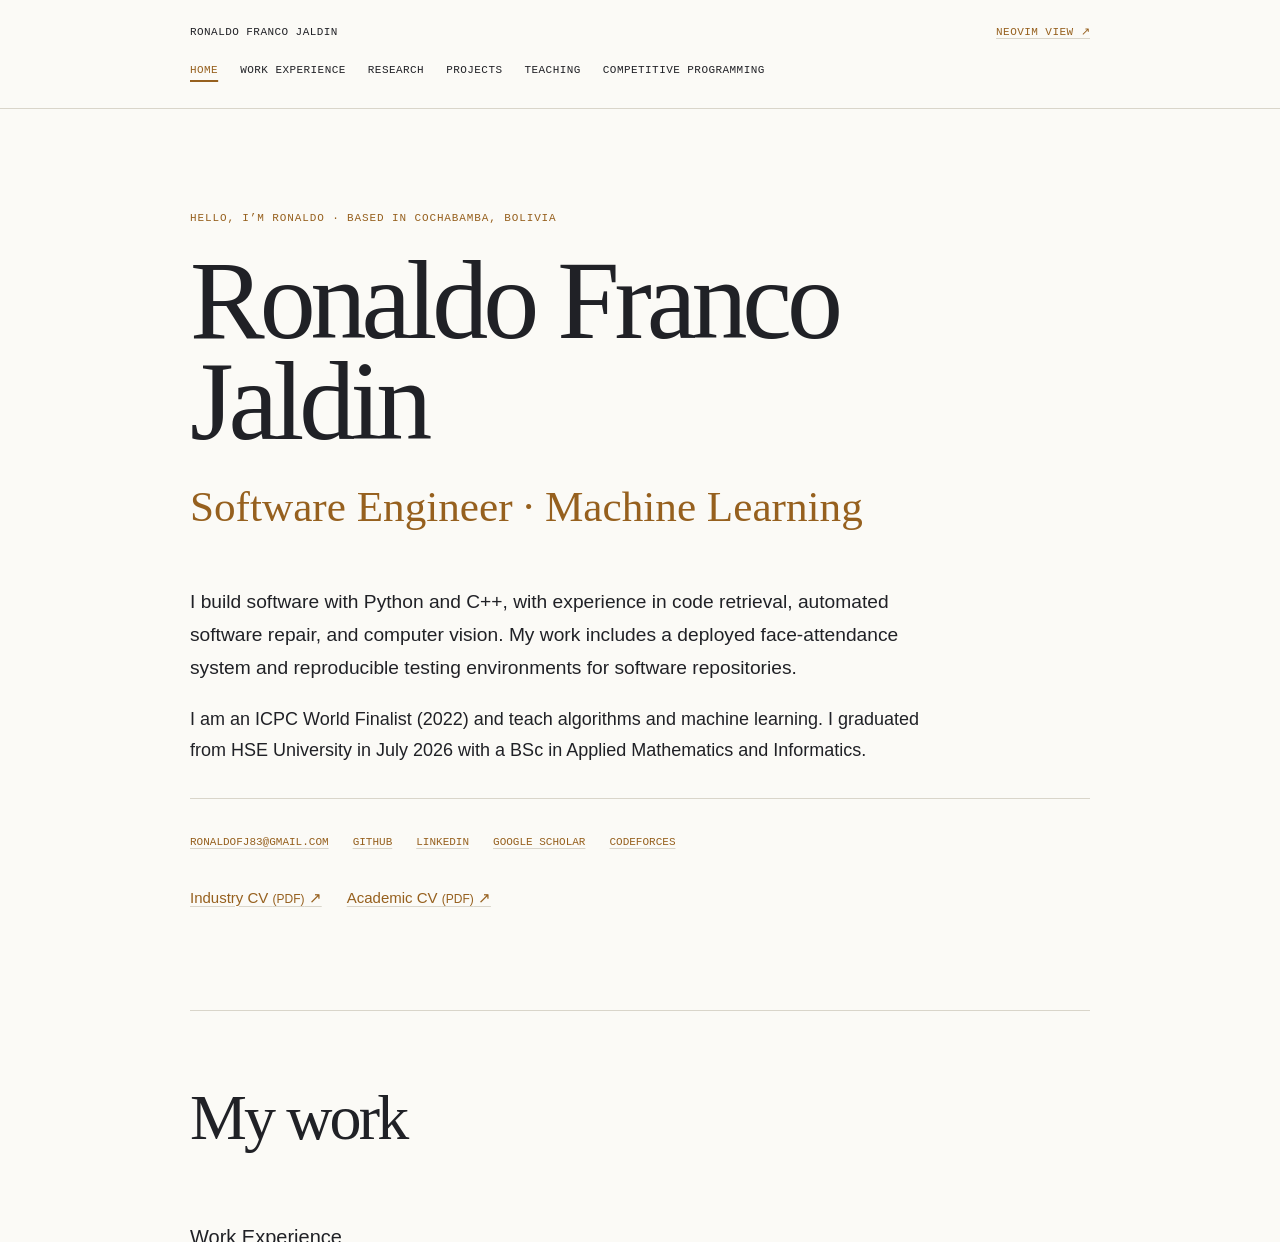
<file: index_small.html>
<!doctype html>
<html lang="en">
  <head>
    <meta charset="utf-8">
    <meta name="viewport" content="width=device-width, initial-scale=1">
    <meta http-equiv="refresh" content="0; url=index.html">
    <meta name="robots" content="noindex">
    <title>Portfolio moved — Ronaldo Franco Jaldin</title>
    <link rel="stylesheet" href="assets/css/small.css">
  </head>
  <body><main class="page page-intro"><h1>Welcome.</h1><p>The minimal portfolio is now the main site. <a href="index.html">Continue to Home</a>.</p></main></body>
</html>
</file>
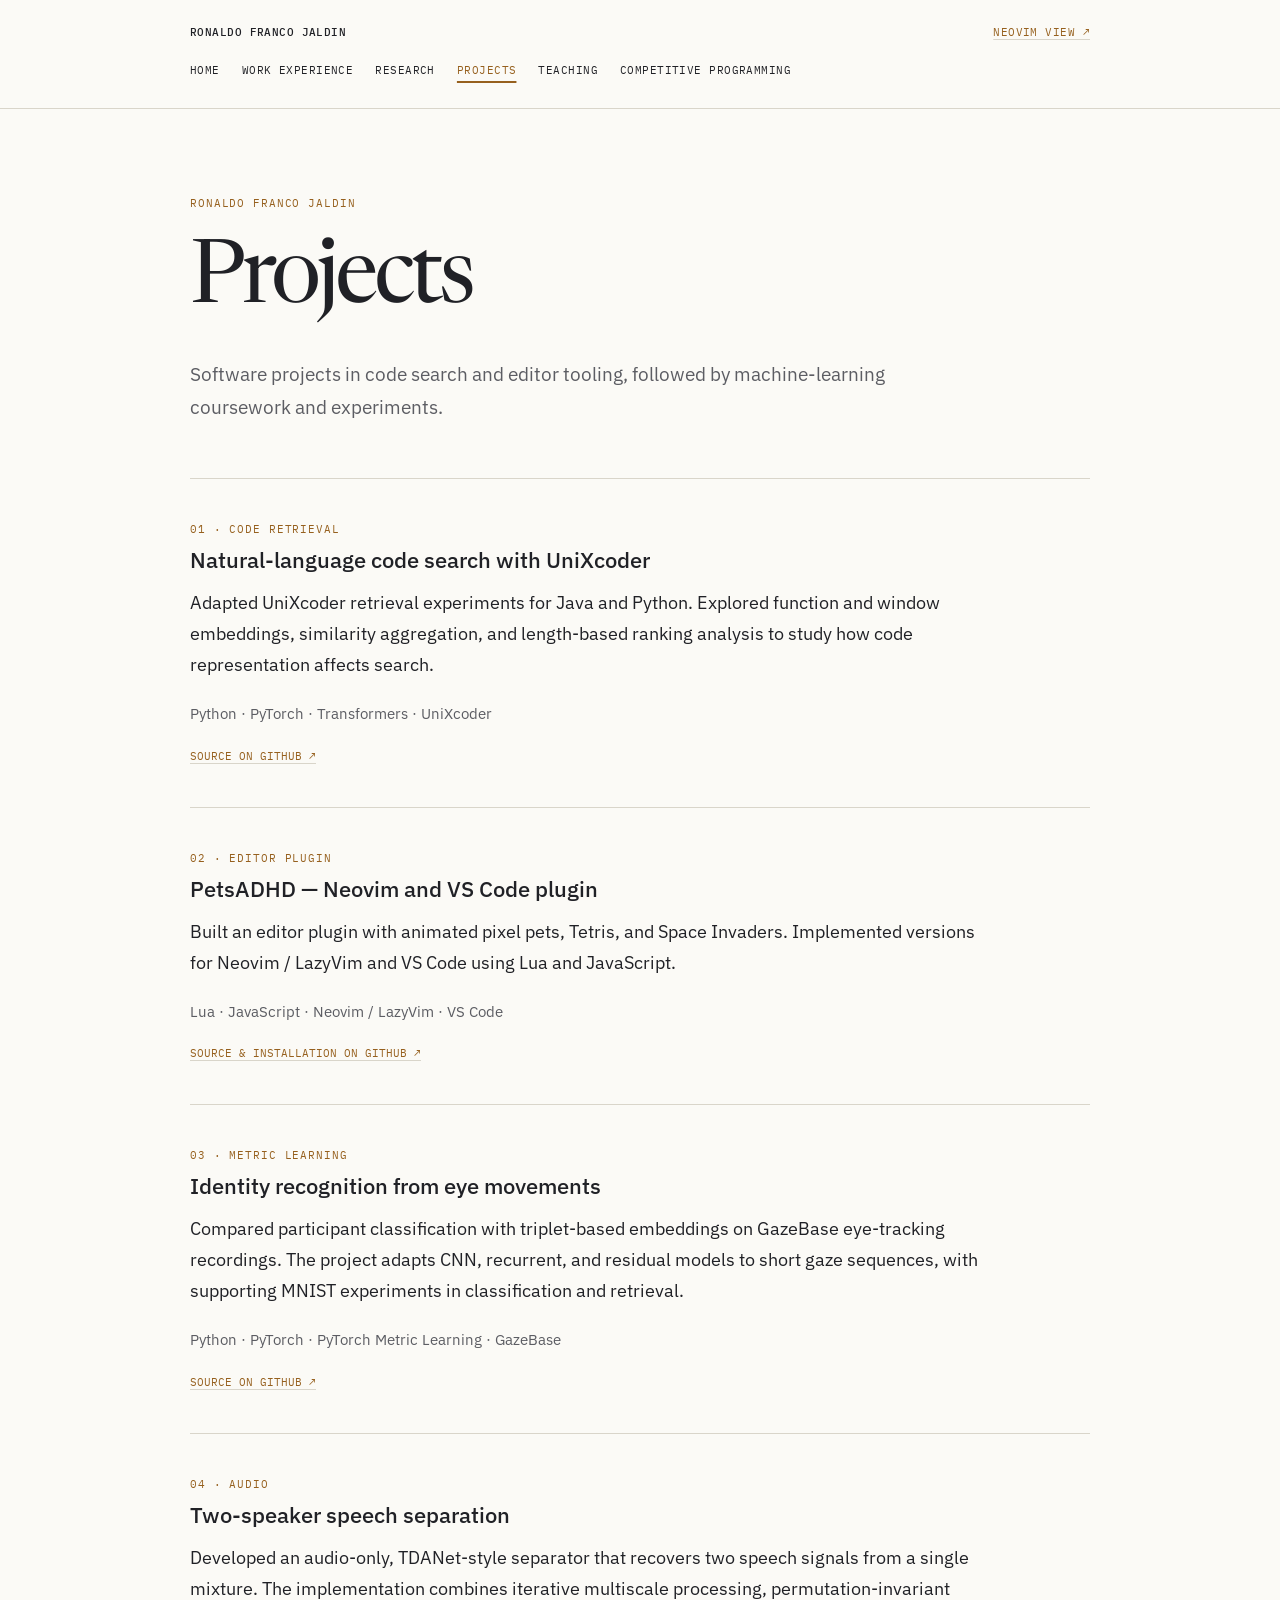
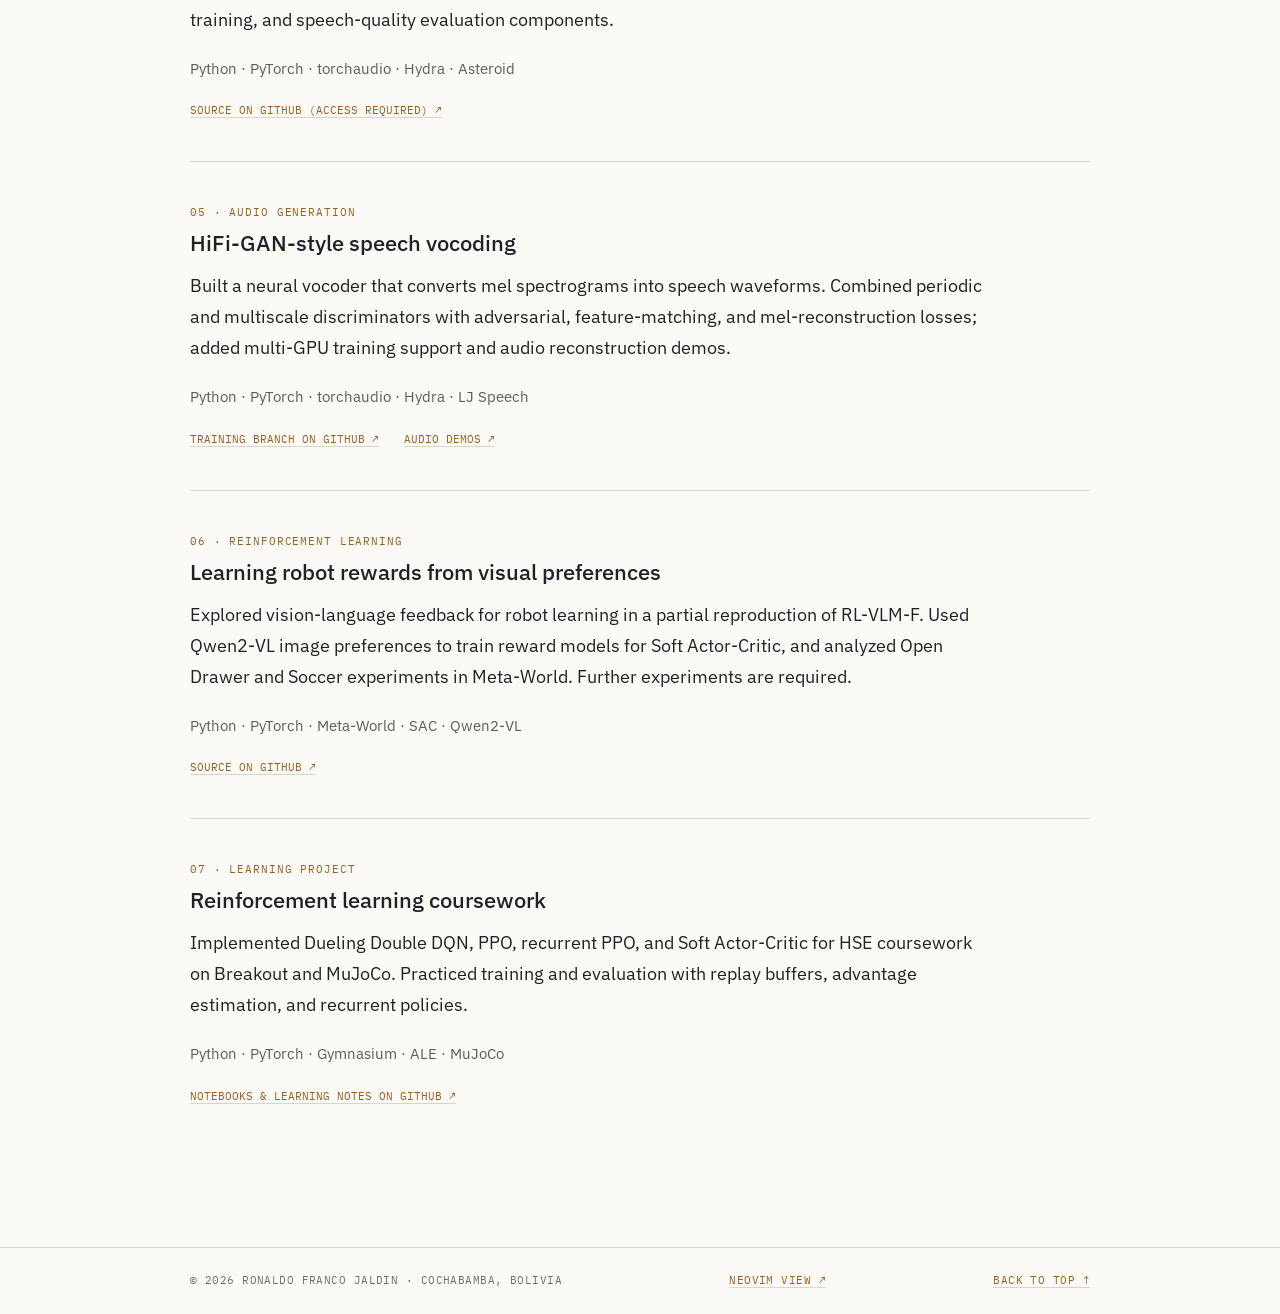
<file: projects.html>
<!doctype html>
<html lang="en">
  <head>
    <meta charset="utf-8">
    <meta name="viewport" content="width=device-width, initial-scale=1">
    <meta name="theme-color" content="#fbfaf6">
    <meta
      name="description"
      content="Selected machine-learning projects and coursework in representation learning, retrieval, speech, and reinforcement learning, plus PetsADHD."
    >
    <meta name="author" content="Ronaldo Franco Jaldin">
    <title>Projects — Ronaldo Franco Jaldin</title>
    <link rel="preconnect" href="https://fonts.googleapis.com">
    <link rel="preconnect" href="https://fonts.gstatic.com" crossorigin>
    <link
      href="https://fonts.googleapis.com/css2?family=IBM+Plex+Mono:wght@400;500&amp;family=IBM+Plex+Sans:ital,wght@0,400;0,500;0,600;1,400&amp;family=Newsreader:opsz,wght@6..72,400;6..72,500&amp;display=swap"
      rel="stylesheet"
    >
    <link rel="icon" href="assets/images/favicon.svg" type="image/svg+xml">
    <link rel="stylesheet" href="assets/css/small.css">
  </head>
  <body>
    <a class="skip-link" href="#content">Skip to content</a>
    <header class="page-header">
      <div class="page">
        <div class="header-title"><a class="name" href="index.html">Ronaldo Franco Jaldin</a><a href="projects_nvim.html" class="theme-switch">Neovim view ↗</a></div>
        <nav aria-label="Main navigation">
          <a href="index.html">Home</a>
          <a href="experience.html">Work Experience</a>
          <a href="research.html">Research</a>
          <a href="projects.html" aria-current="page">Projects</a>
          <a href="teaching.html">Teaching</a>
          <a href="competitive-programming.html">Competitive Programming</a>
        </nav>
      </div>
    </header>
    <main class="page" id="content" tabindex="-1">
      <header class="page-intro">
        <p class="label">Ronaldo Franco Jaldin</p>
        <h1>Projects</h1>
        <p class="lead">Software projects in code search and editor tooling, followed by machine-learning coursework and experiments.</p>
      </header>
<div class="entries projects">
      <article class="item" id="code-retrieval">
        <header><div><p class="kind">01 · Code retrieval</p><h2>Natural-language code search with UniXcoder</h2></div></header>
        <p>Adapted UniXcoder retrieval experiments for Java and Python. Explored function and window embeddings, similarity aggregation, and length-based ranking analysis to study how code representation affects search.</p>
        <p class="project-stack">Python · PyTorch · Transformers · UniXcoder</p>
        <div class="project-links"><a class="more" href="https://github.com/mruniverse8/Course-work-3" target="_blank" rel="noreferrer">Source on GitHub ↗</a></div>
      </article>
      <article class="item" id="petsadhd">
        <header><div><p class="kind">02 · Editor plugin</p><h2>PetsADHD — Neovim and VS Code plugin</h2></div></header>
        <p>Built an editor plugin with animated pixel pets, Tetris, and Space Invaders. Implemented versions for Neovim / LazyVim and VS Code using Lua and JavaScript.</p>
        <p class="project-stack">Lua · JavaScript · Neovim / LazyVim · VS Code</p>
        <div class="project-links"><a class="more" href="https://github.com/mruniverse8/PetsADHD" target="_blank" rel="noreferrer">Source &amp; installation on GitHub ↗</a></div>
      </article>
      <article class="item" id="gaze-recognition">
        <header><div><p class="kind">03 · Metric learning</p><h2>Identity recognition from eye movements</h2></div></header>
        <p>Compared participant classification with triplet-based embeddings on GazeBase eye-tracking recordings. The project adapts CNN, recurrent, and residual models to short gaze sequences, with supporting MNIST experiments in classification and retrieval.</p>
        <p class="project-stack">Python · PyTorch · PyTorch Metric Learning · GazeBase</p>
        <div class="project-links"><a class="more" href="https://github.com/mruniverse8/Course_work_1_2023" target="_blank" rel="noreferrer">Source on GitHub ↗</a></div>
      </article>
      <article class="item" id="speech-separation">
        <header><div><p class="kind">04 · Audio</p><h2>Two-speaker speech separation</h2></div></header>
        <p>Developed an audio-only, TDANet-style separator that recovers two speech signals from a single mixture. The implementation combines iterative multiscale processing, permutation-invariant training, and speech-quality evaluation components.</p>
        <p class="project-stack">Python · PyTorch · torchaudio · Hydra · Asteroid</p>
        <div class="project-links"><a class="more" href="https://github.com/mruniverse8/source_separation_hw" target="_blank" rel="noreferrer">Source on GitHub (access required) ↗</a></div>
      </article>
      <article class="item" id="speech-vocoder">
        <header><div><p class="kind">05 · Audio generation</p><h2>HiFi-GAN-style speech vocoding</h2></div></header>
        <p>Built a neural vocoder that converts mel spectrograms into speech waveforms. Combined periodic and multiscale discriminators with adversarial, feature-matching, and mel-reconstruction losses; added multi-GPU training support and audio reconstruction demos.</p>
        <p class="project-stack">Python · PyTorch · torchaudio · Hydra · LJ Speech</p>
        <div class="project-links"><a class="more" href="https://github.com/mruniverse8/hw3_nv/tree/hifipar2" target="_blank" rel="noreferrer">Training branch on GitHub ↗</a><a class="more" href="https://github.com/mruniverse8/hw3_nv/tree/synthesizer" target="_blank" rel="noreferrer">Audio demos ↗</a></div>
      </article>
      <article class="item" id="visual-rewards">
        <header><div><p class="kind">06 · Reinforcement learning</p><h2>Learning robot rewards from visual preferences</h2></div></header>
        <p>Explored vision-language feedback for robot learning in a partial reproduction of RL-VLM-F. Used Qwen2-VL image preferences to train reward models for Soft Actor-Critic, and analyzed Open Drawer and Soccer experiments in Meta-World. Further experiments are required.</p>
        <p class="project-stack">Python · PyTorch · Meta-World · SAC · Qwen2-VL</p>
        <div class="project-links"><a class="more" href="https://github.com/mruniverse8/hw6_rl" target="_blank" rel="noreferrer">Source on GitHub ↗</a></div>
      </article>
      <article class="item" id="rl-coursework">
        <header><div><p class="kind">07 · Learning project</p><h2>Reinforcement learning coursework</h2></div></header>
        <p>Implemented Dueling Double DQN, PPO, recurrent PPO, and Soft Actor-Critic for HSE coursework on Breakout and MuJoCo. Practiced training and evaluation with replay buffers, advantage estimation, and recurrent policies.</p>
        <p class="project-stack">Python · PyTorch · Gymnasium · ALE · MuJoCo</p>
        <div class="project-links"><a class="more" href="https://github.com/mruniverse8/homework_RL_hse" target="_blank" rel="noreferrer">Notebooks &amp; learning notes on GitHub ↗</a></div>
      </article>
</div>
    </main>
    <footer class="page-footer">
      <div class="page">
        <span>© 2026 Ronaldo Franco Jaldin · Cochabamba, Bolivia</span>
        <a href="projects_nvim.html">Neovim view ↗</a>
        <a href="#content">Back to top ↑</a>
      </div>
    </footer>
  </body>
</html>
</file>
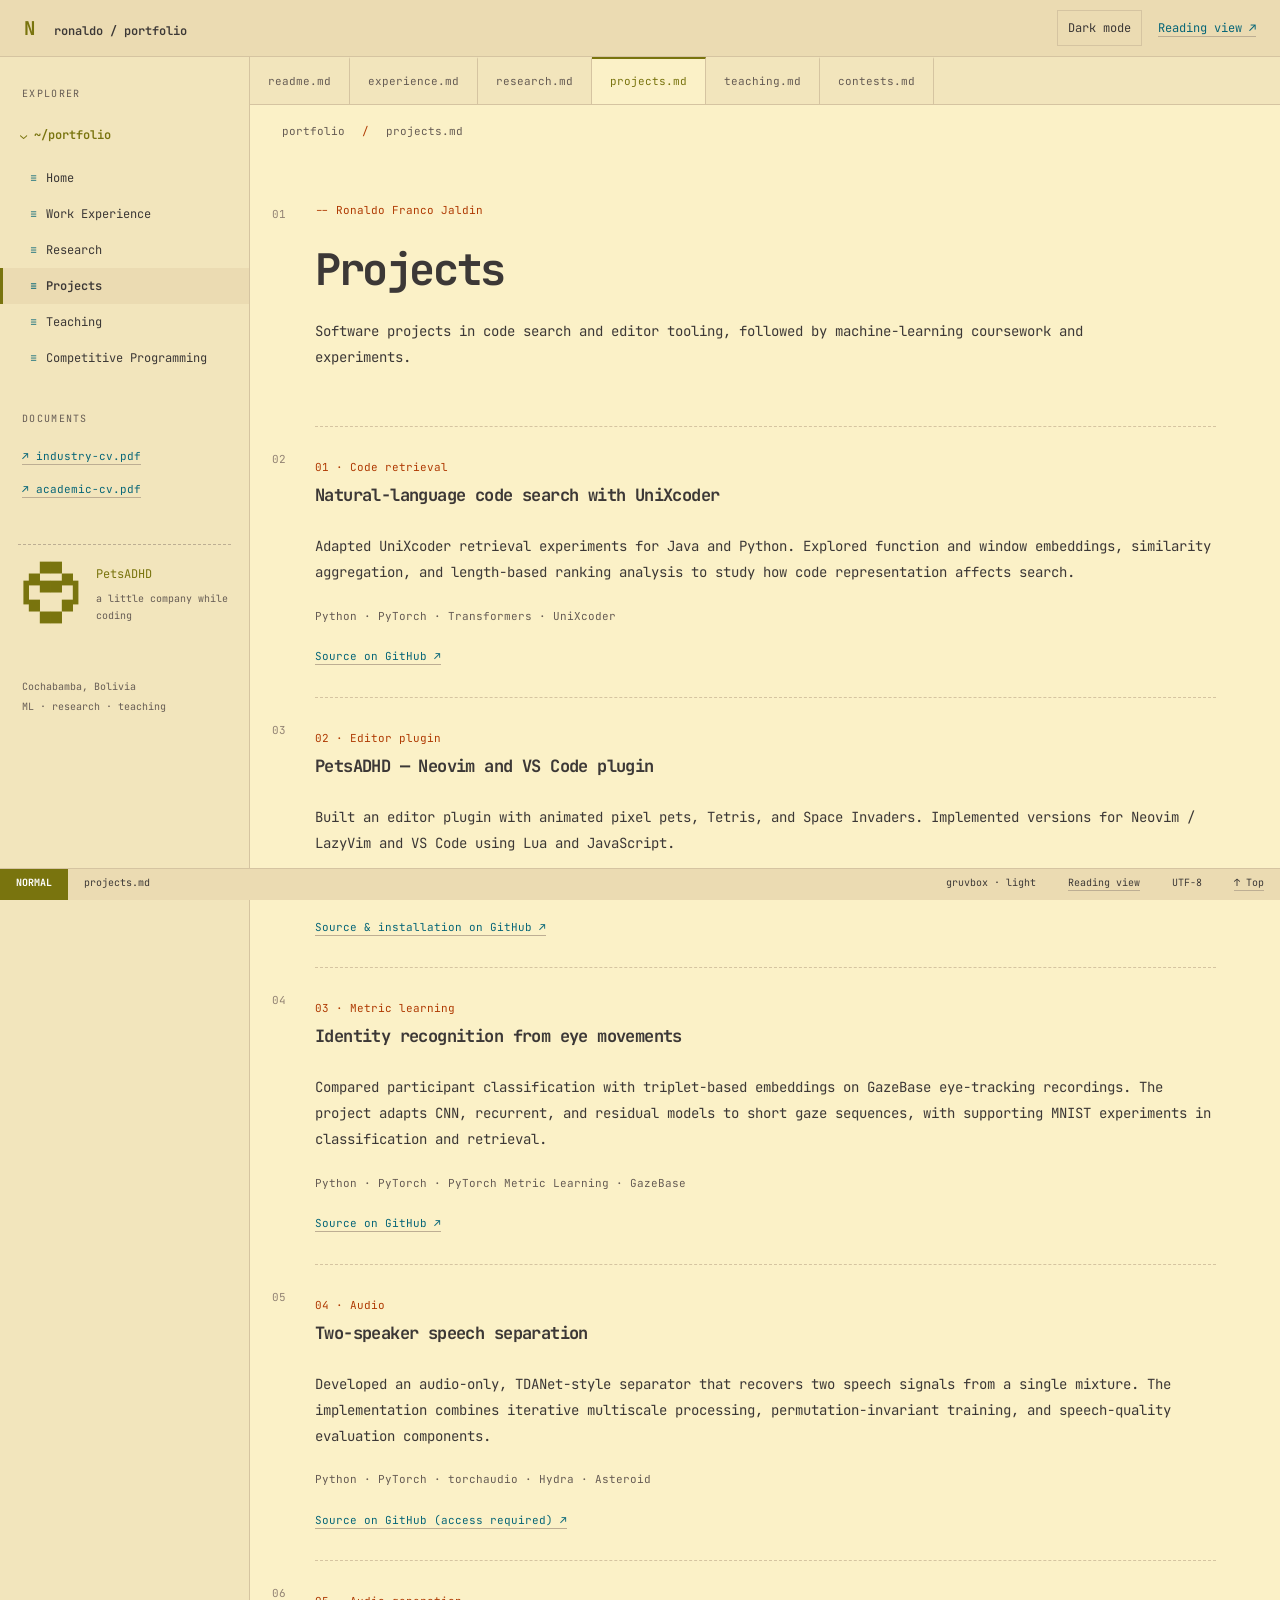
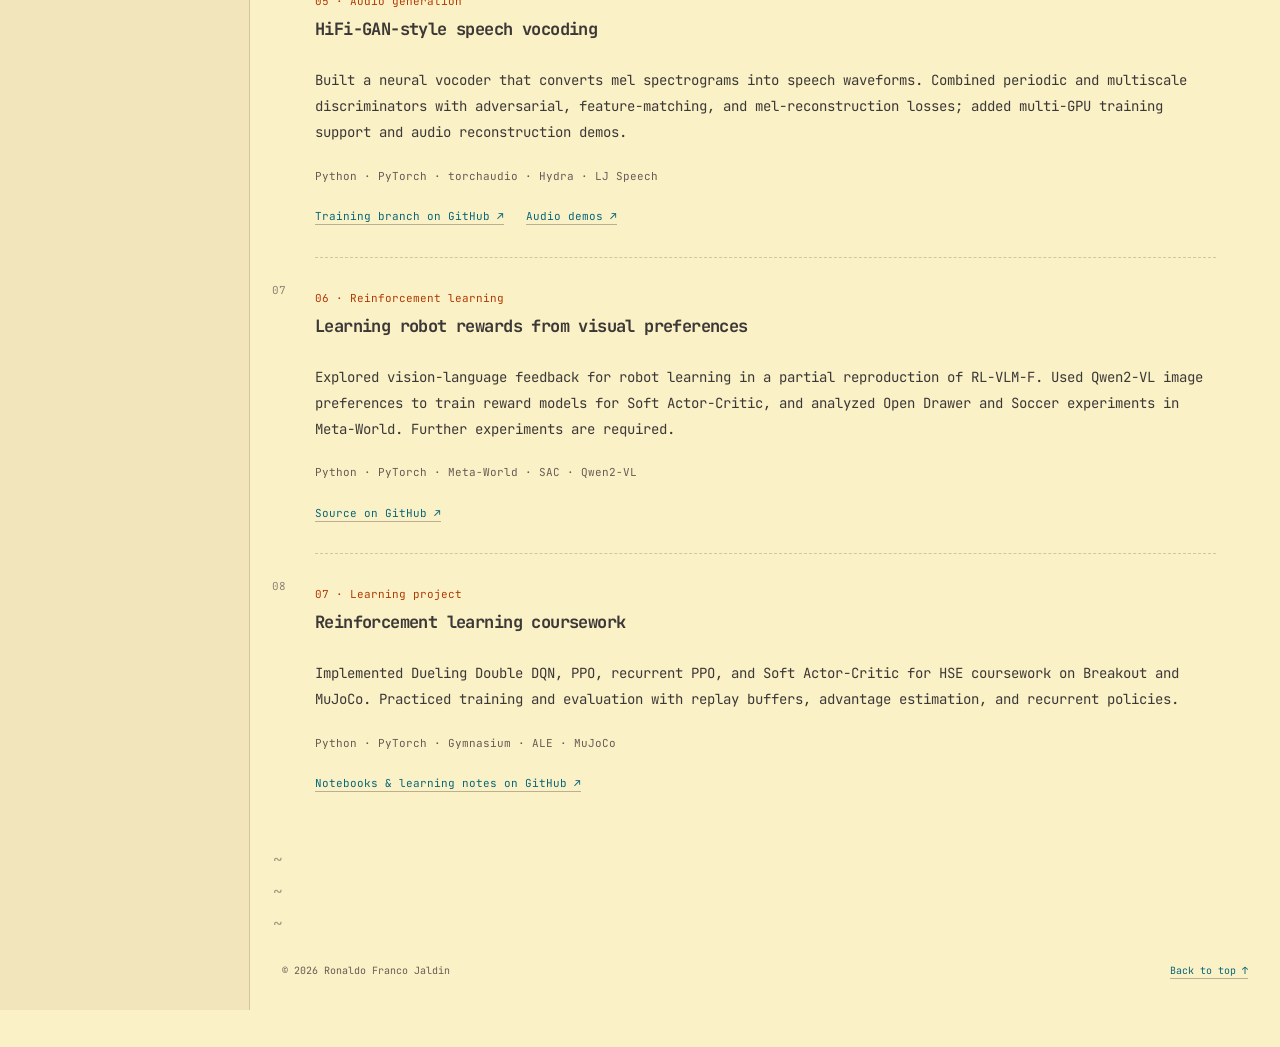
<file: projects_nvim.html>
<!doctype html>
<!-- Generated by scripts/build_nvim.py; edit projects.html for shared content. -->
<html lang="en">
<head>
  <meta charset="utf-8">
  <meta name="viewport" content="width=device-width, initial-scale=1">
  <meta name="theme-color" content="#fbf1c7">
  <meta name="description" content="Selected machine-learning projects and coursework in representation learning, retrieval, speech, and reinforcement learning, plus PetsADHD.">
  <meta name="author" content="Ronaldo Franco Jaldin">
  <title>Projects — Ronaldo Franco Jaldin · Neovim</title>
  <link rel="icon" href="assets/images/favicon.svg" type="image/svg+xml">
  <script src="assets/js/nvim-theme.js"></script>
  <link rel="preconnect" href="https://fonts.googleapis.com">
  <link rel="preconnect" href="https://fonts.gstatic.com" crossorigin>
  <link href="https://fonts.googleapis.com/css2?family=JetBrains+Mono:wght@400;500;600;700&amp;display=swap" rel="stylesheet">
  <link rel="stylesheet" href="assets/css/nvim.css">
</head>
<body>
  <a class="skip-link" href="#content">Skip to content</a>
  <header class="window-bar">
    <a class="brand" href="index_nvim.html"><span class="nvim-mark" aria-hidden="true">N</span> ronaldo / portfolio</a>
    <div class="header-actions">
      <button class="dark-toggle" id="dark-toggle" type="button" aria-pressed="false" hidden>Dark mode</button>
      <a class="theme-switch" href="projects.html">Reading view ↗</a>
    </div>
  </header>
  <div class="workspace">
    <aside class="explorer" aria-label="Portfolio explorer">
      <p class="explorer-heading">EXPLORER</p>
      <p class="folder"><span aria-hidden="true">⌄</span> ~/portfolio</p>
      <nav aria-label="Main navigation">
        <a href="index_nvim.html"><span aria-hidden="true">≡</span> Home</a> <a href="experience_nvim.html"><span aria-hidden="true">≡</span> Work Experience</a> <a href="research_nvim.html"><span aria-hidden="true">≡</span> Research</a> <a href="projects_nvim.html" aria-current="page"><span aria-hidden="true">≡</span> Projects</a> <a href="teaching_nvim.html"><span aria-hidden="true">≡</span> Teaching</a> <a href="competitive-programming_nvim.html"><span aria-hidden="true">≡</span> Competitive Programming</a>
      </nav>
      <div class="explorer-links">
        <p class="explorer-heading">DOCUMENTS</p>
        <a href="assets/docs/ronaldo-franco-industry-cv.pdf" target="_blank" rel="noopener noreferrer">↗ industry-cv.pdf</a>
        <a href="assets/docs/ronaldo-franco-academic-cv.pdf" target="_blank" rel="noopener noreferrer">↗ academic-cv.pdf</a>
      </div>
      <a class="pet-note" href="projects_nvim.html#petsadhd">
        <span aria-hidden="true" class="pixel-pet"> ▄▀▀▄
▐ ▀▀ ▌
 ▀▄▄▀</span>
        <span>PetsADHD<span class="pet-caption">a little company while coding</span></span>
      </a>
      <p class="explorer-foot">Cochabamba, Bolivia<br>ML · research · teaching</p>
    </aside>
    <div class="editor">
      <nav class="buffer-tabs" aria-label="Open pages"><a href="index_nvim.html" aria-label="Home">readme.md</a> <a href="experience_nvim.html" aria-label="Work Experience">experience.md</a> <a href="research_nvim.html" aria-label="Research">research.md</a> <a href="projects_nvim.html" aria-current="page" aria-label="Projects">projects.md</a> <a href="teaching_nvim.html" aria-label="Teaching">teaching.md</a> <a href="competitive-programming_nvim.html" aria-label="Competitive Programming">contests.md</a></nav>
      <div class="breadcrumb" aria-hidden="true">portfolio <span>/</span> projects.md</div>
      <main id="content" tabindex="-1">

      <header class="page-intro">
        <p class="label">Ronaldo Franco Jaldin</p>
        <h1>Projects</h1>
        <p class="lead">Software projects in code search and editor tooling, followed by machine-learning coursework and experiments.</p>
      </header>
<div class="entries projects">
      <article class="item" id="code-retrieval">
        <header><div><p class="kind">01 · Code retrieval</p><h2>Natural-language code search with UniXcoder</h2></div></header>
        <p>Adapted UniXcoder retrieval experiments for Java and Python. Explored function and window embeddings, similarity aggregation, and length-based ranking analysis to study how code representation affects search.</p>
        <p class="project-stack">Python · PyTorch · Transformers · UniXcoder</p>
        <div class="project-links"><a class="more" href="https://github.com/mruniverse8/Course-work-3" target="_blank" rel="noreferrer">Source on GitHub ↗</a></div>
      </article>
      <article class="item" id="petsadhd">
        <header><div><p class="kind">02 · Editor plugin</p><h2>PetsADHD — Neovim and VS Code plugin</h2></div></header>
        <p>Built an editor plugin with animated pixel pets, Tetris, and Space Invaders. Implemented versions for Neovim / LazyVim and VS Code using Lua and JavaScript.</p>
        <p class="project-stack">Lua · JavaScript · Neovim / LazyVim · VS Code</p>
        <div class="project-links"><a class="more" href="https://github.com/mruniverse8/PetsADHD" target="_blank" rel="noreferrer">Source &amp; installation on GitHub ↗</a></div>
      </article>
      <article class="item" id="gaze-recognition">
        <header><div><p class="kind">03 · Metric learning</p><h2>Identity recognition from eye movements</h2></div></header>
        <p>Compared participant classification with triplet-based embeddings on GazeBase eye-tracking recordings. The project adapts CNN, recurrent, and residual models to short gaze sequences, with supporting MNIST experiments in classification and retrieval.</p>
        <p class="project-stack">Python · PyTorch · PyTorch Metric Learning · GazeBase</p>
        <div class="project-links"><a class="more" href="https://github.com/mruniverse8/Course_work_1_2023" target="_blank" rel="noreferrer">Source on GitHub ↗</a></div>
      </article>
      <article class="item" id="speech-separation">
        <header><div><p class="kind">04 · Audio</p><h2>Two-speaker speech separation</h2></div></header>
        <p>Developed an audio-only, TDANet-style separator that recovers two speech signals from a single mixture. The implementation combines iterative multiscale processing, permutation-invariant training, and speech-quality evaluation components.</p>
        <p class="project-stack">Python · PyTorch · torchaudio · Hydra · Asteroid</p>
        <div class="project-links"><a class="more" href="https://github.com/mruniverse8/source_separation_hw" target="_blank" rel="noreferrer">Source on GitHub (access required) ↗</a></div>
      </article>
      <article class="item" id="speech-vocoder">
        <header><div><p class="kind">05 · Audio generation</p><h2>HiFi-GAN-style speech vocoding</h2></div></header>
        <p>Built a neural vocoder that converts mel spectrograms into speech waveforms. Combined periodic and multiscale discriminators with adversarial, feature-matching, and mel-reconstruction losses; added multi-GPU training support and audio reconstruction demos.</p>
        <p class="project-stack">Python · PyTorch · torchaudio · Hydra · LJ Speech</p>
        <div class="project-links"><a class="more" href="https://github.com/mruniverse8/hw3_nv/tree/hifipar2" target="_blank" rel="noreferrer">Training branch on GitHub ↗</a><a class="more" href="https://github.com/mruniverse8/hw3_nv/tree/synthesizer" target="_blank" rel="noreferrer">Audio demos ↗</a></div>
      </article>
      <article class="item" id="visual-rewards">
        <header><div><p class="kind">06 · Reinforcement learning</p><h2>Learning robot rewards from visual preferences</h2></div></header>
        <p>Explored vision-language feedback for robot learning in a partial reproduction of RL-VLM-F. Used Qwen2-VL image preferences to train reward models for Soft Actor-Critic, and analyzed Open Drawer and Soccer experiments in Meta-World. Further experiments are required.</p>
        <p class="project-stack">Python · PyTorch · Meta-World · SAC · Qwen2-VL</p>
        <div class="project-links"><a class="more" href="https://github.com/mruniverse8/hw6_rl" target="_blank" rel="noreferrer">Source on GitHub ↗</a></div>
      </article>
      <article class="item" id="rl-coursework">
        <header><div><p class="kind">07 · Learning project</p><h2>Reinforcement learning coursework</h2></div></header>
        <p>Implemented Dueling Double DQN, PPO, recurrent PPO, and Soft Actor-Critic for HSE coursework on Breakout and MuJoCo. Practiced training and evaluation with replay buffers, advantage estimation, and recurrent policies.</p>
        <p class="project-stack">Python · PyTorch · Gymnasium · ALE · MuJoCo</p>
        <div class="project-links"><a class="more" href="https://github.com/mruniverse8/homework_RL_hse" target="_blank" rel="noreferrer">Notebooks &amp; learning notes on GitHub ↗</a></div>
      </article>
</div>

      </main>
      <div class="end-of-buffer" aria-hidden="true">~<br>~<br>~</div>
      <footer class="page-footer">© 2026 Ronaldo Franco Jaldin <a href="#content">Back to top ↑</a></footer>
    </div>
  </div>
  <footer class="statusline" aria-label="Theme information">
    <span class="mode">NORMAL</span><span class="status-file">projects.md</span>
    <span class="status-theme" id="theme-label">gruvbox · light</span>
    <a class="bottom-view-switch" href="projects.html">Reading view</a>
    <span class="encoding">UTF-8</span><a href="#content">↑ Top</a>
  </footer>
</body>
</html>
</file>
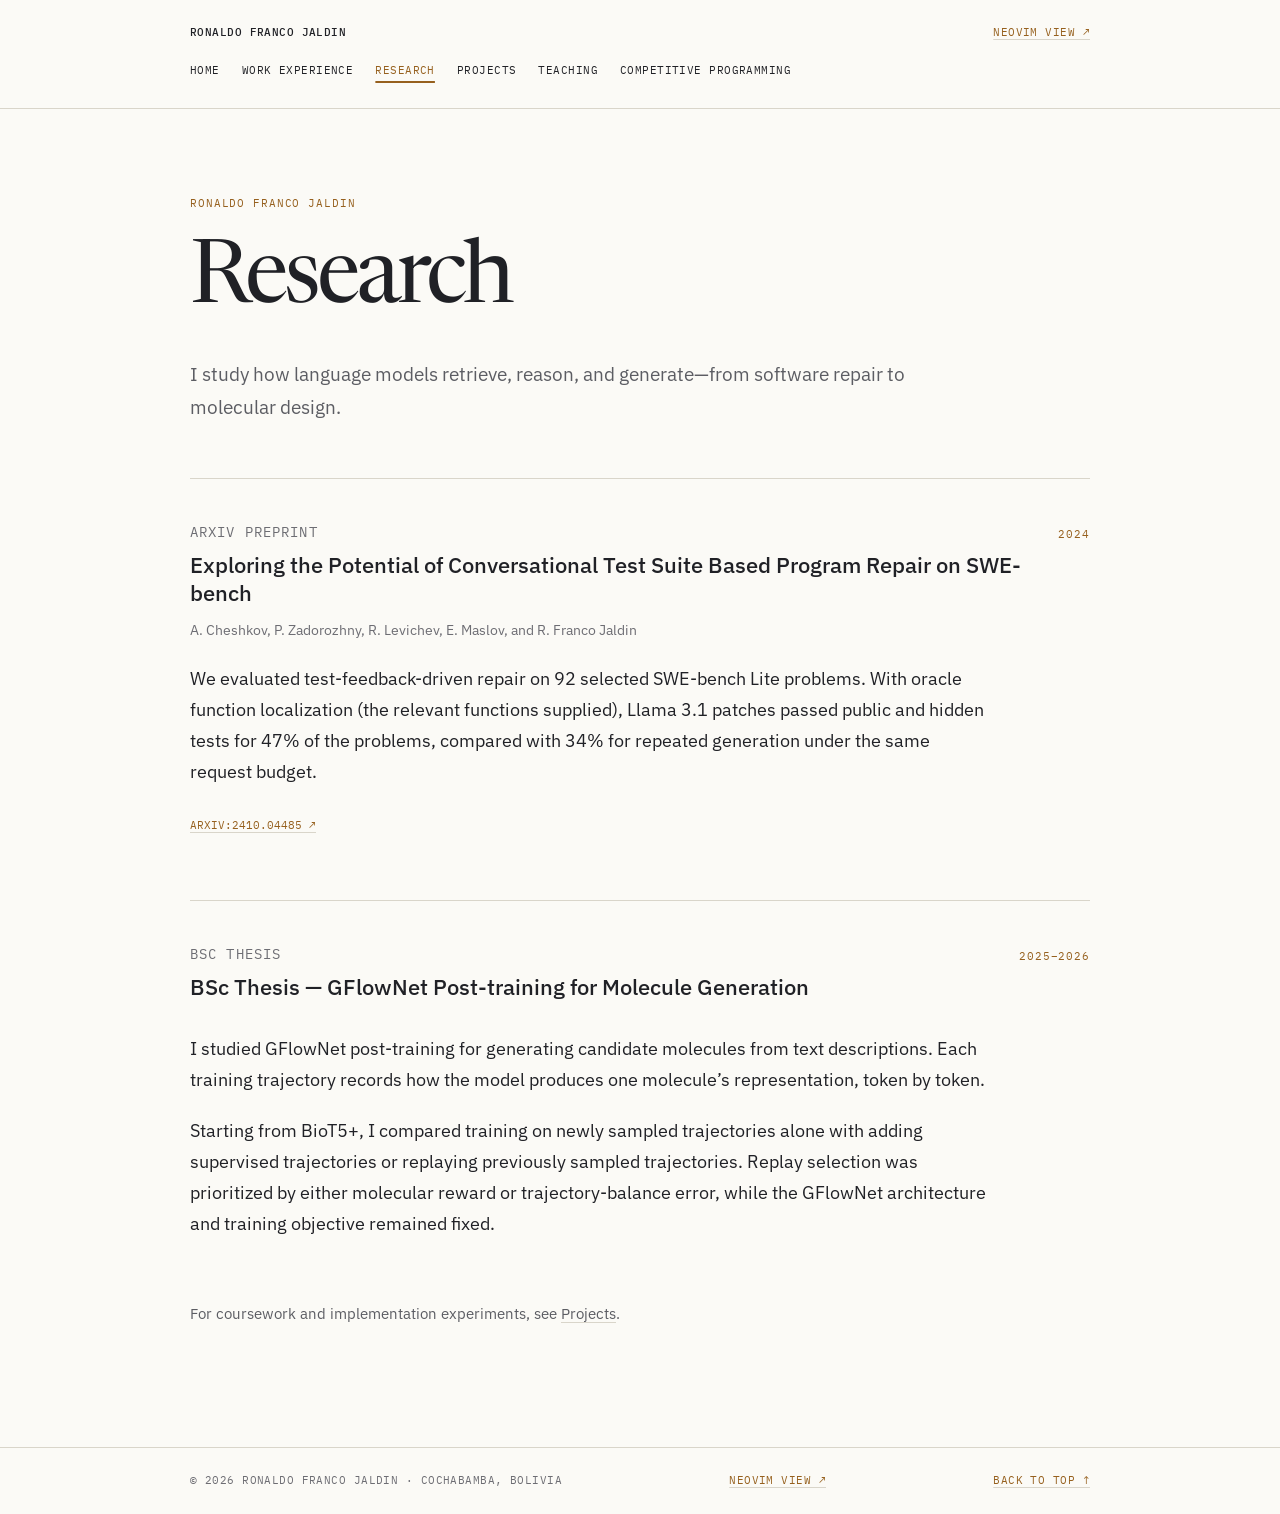
<file: research.html>
<!doctype html>
<html lang="en">
  <head>
    <meta charset="utf-8">
    <meta name="viewport" content="width=device-width, initial-scale=1">
    <meta name="theme-color" content="#fbfaf6">
    <meta
      name="description"
      content="Research on conversational program repair and GFlowNet post-training for text-conditioned molecule generation."
    >
    <meta name="author" content="Ronaldo Franco Jaldin">
    <title>Research — Ronaldo Franco Jaldin</title>
    <link rel="preconnect" href="https://fonts.googleapis.com">
    <link rel="preconnect" href="https://fonts.gstatic.com" crossorigin>
    <link
      href="https://fonts.googleapis.com/css2?family=IBM+Plex+Mono:wght@400;500&amp;family=IBM+Plex+Sans:ital,wght@0,400;0,500;0,600;1,400&amp;family=Newsreader:opsz,wght@6..72,400;6..72,500&amp;display=swap"
      rel="stylesheet"
    >
    <link rel="icon" href="assets/images/favicon.svg" type="image/svg+xml">
    <link rel="stylesheet" href="assets/css/small.css">
  </head>
  <body>
    <a class="skip-link" href="#content">Skip to content</a>
    <header class="page-header">
      <div class="page">
        <div class="header-title"><a class="name" href="index.html">Ronaldo Franco Jaldin</a><a href="research_nvim.html" class="theme-switch">Neovim view ↗</a></div>
        <nav aria-label="Main navigation">
          <a href="index.html">Home</a>
          <a href="experience.html">Work Experience</a>
          <a href="research.html" aria-current="page">Research</a>
          <a href="projects.html">Projects</a>
          <a href="teaching.html">Teaching</a>
          <a href="competitive-programming.html">Competitive Programming</a>
        </nav>
      </div>
    </header>
    <main class="page" id="content" tabindex="-1">
      <header class="page-intro">
        <p class="label">Ronaldo Franco Jaldin</p>
        <h1>Research</h1>
        <p class="lead">I study how language models retrieve, reason, and generate—from software repair to molecular design.</p>
      </header>
<div class="entries"><article class="item">
          <header>
            <div>
              <p class="kind">arXiv preprint</p>
              <h2>Exploring the Potential of Conversational Test Suite Based Program Repair on SWE-bench</h2>
              <p>A. Cheshkov, P. Zadorozhny, R. Levichev, E. Maslov, and R. Franco Jaldin</p>
            </div>
            <time>2024</time>
          </header>
          <p>
            We evaluated test-feedback-driven repair on 92 selected SWE-bench Lite problems.
            With oracle function localization (the relevant functions supplied), Llama 3.1
            patches passed public and hidden tests for 47% of the problems, compared with
            34% for repeated generation under the same request budget.
          </p>
          <p><a class="more" href="https://arxiv.org/abs/2410.04485" target="_blank" rel="noreferrer">arXiv:2410.04485 ↗</a></p>
        </article>
<article class="item">
          <header>
            <div>
              <p class="kind">BSc thesis</p>
              <h2>BSc Thesis — GFlowNet Post-training for Molecule Generation</h2>
            </div>
            <time>2025–2026</time>
          </header>
          <p>
            I studied GFlowNet post-training for generating candidate molecules from text descriptions.
            Each training trajectory records how the model produces one molecule’s representation, token by token.
          </p>
          <p>
            Starting from BioT5+, I compared training on newly sampled trajectories alone with adding
            supervised trajectories or replaying previously sampled trajectories. Replay selection
            was prioritized by either molecular reward or trajectory-balance error, while the GFlowNet
            architecture and training objective remained fixed.
          </p>
        </article></div><p class="page-note">For coursework and implementation experiments, see <a href="projects.html">Projects</a>.</p>
    </main>
    <footer class="page-footer">
      <div class="page">
        <span>© 2026 Ronaldo Franco Jaldin · Cochabamba, Bolivia</span>
        <a href="research_nvim.html">Neovim view ↗</a>
        <a href="#content">Back to top ↑</a>
      </div>
    </footer>
  </body>
</html>
</file>
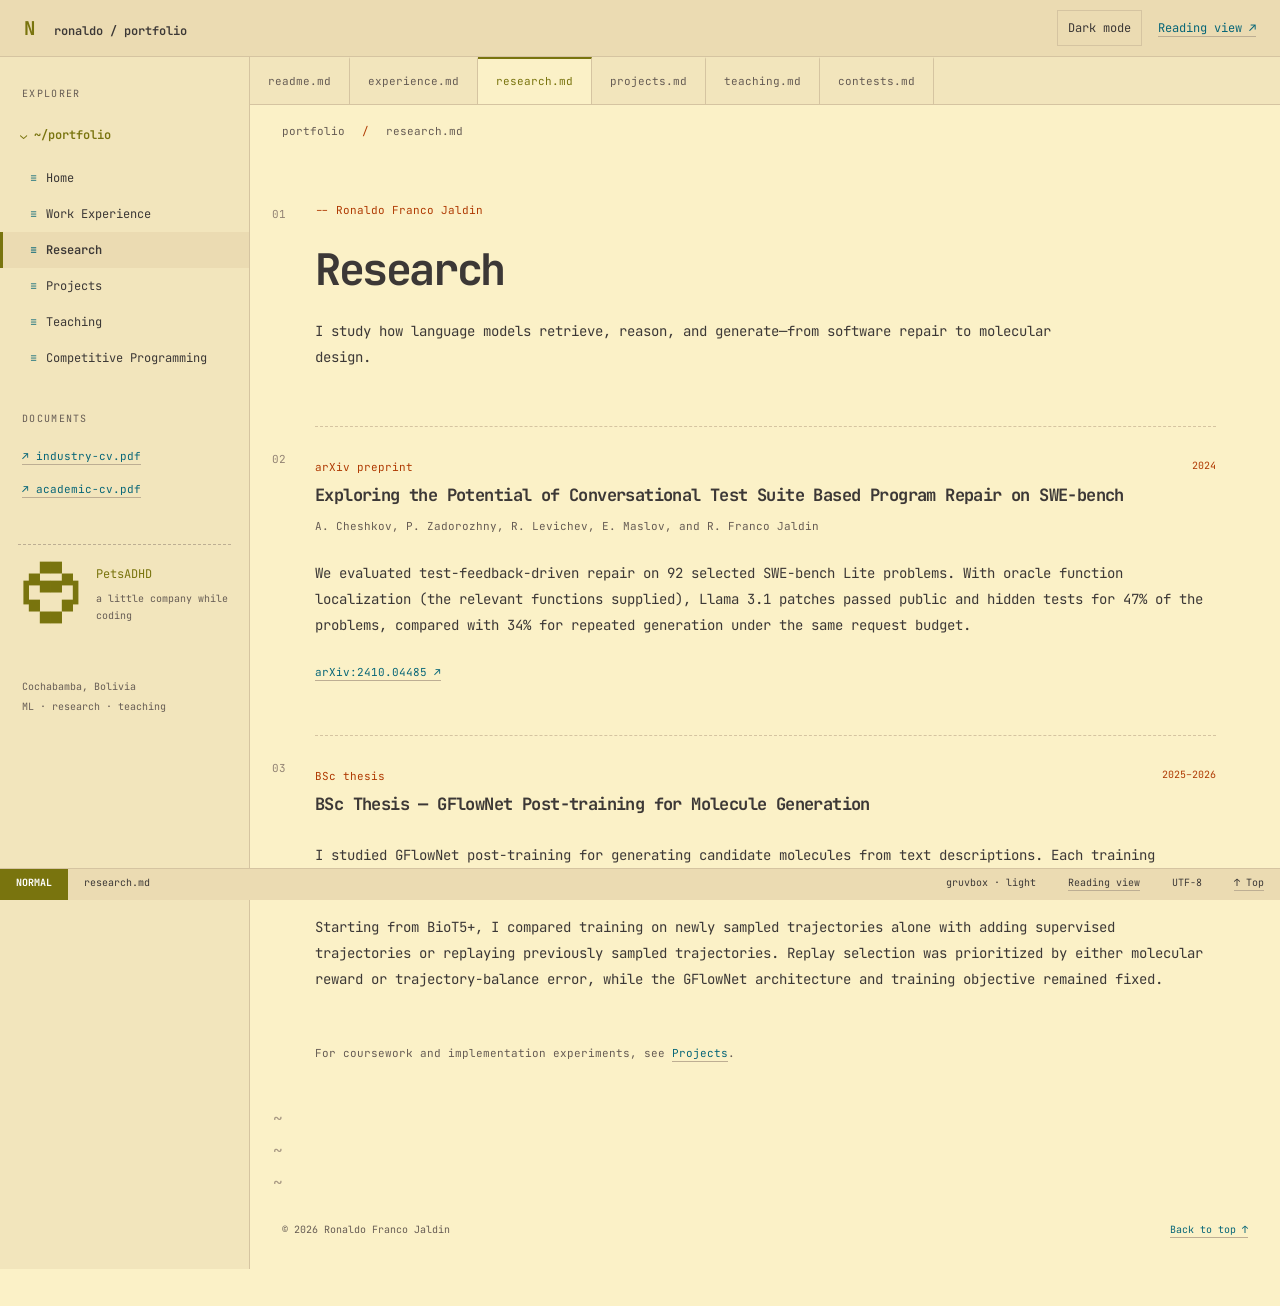
<file: research_nvim.html>
<!doctype html>
<!-- Generated by scripts/build_nvim.py; edit research.html for shared content. -->
<html lang="en">
<head>
  <meta charset="utf-8">
  <meta name="viewport" content="width=device-width, initial-scale=1">
  <meta name="theme-color" content="#fbf1c7">
  <meta name="description" content="Research on conversational program repair and GFlowNet post-training for text-conditioned molecule generation.">
  <meta name="author" content="Ronaldo Franco Jaldin">
  <title>Research — Ronaldo Franco Jaldin · Neovim</title>
  <link rel="icon" href="assets/images/favicon.svg" type="image/svg+xml">
  <script src="assets/js/nvim-theme.js"></script>
  <link rel="preconnect" href="https://fonts.googleapis.com">
  <link rel="preconnect" href="https://fonts.gstatic.com" crossorigin>
  <link href="https://fonts.googleapis.com/css2?family=JetBrains+Mono:wght@400;500;600;700&amp;display=swap" rel="stylesheet">
  <link rel="stylesheet" href="assets/css/nvim.css">
</head>
<body>
  <a class="skip-link" href="#content">Skip to content</a>
  <header class="window-bar">
    <a class="brand" href="index_nvim.html"><span class="nvim-mark" aria-hidden="true">N</span> ronaldo / portfolio</a>
    <div class="header-actions">
      <button class="dark-toggle" id="dark-toggle" type="button" aria-pressed="false" hidden>Dark mode</button>
      <a class="theme-switch" href="research.html">Reading view ↗</a>
    </div>
  </header>
  <div class="workspace">
    <aside class="explorer" aria-label="Portfolio explorer">
      <p class="explorer-heading">EXPLORER</p>
      <p class="folder"><span aria-hidden="true">⌄</span> ~/portfolio</p>
      <nav aria-label="Main navigation">
        <a href="index_nvim.html"><span aria-hidden="true">≡</span> Home</a> <a href="experience_nvim.html"><span aria-hidden="true">≡</span> Work Experience</a> <a href="research_nvim.html" aria-current="page"><span aria-hidden="true">≡</span> Research</a> <a href="projects_nvim.html"><span aria-hidden="true">≡</span> Projects</a> <a href="teaching_nvim.html"><span aria-hidden="true">≡</span> Teaching</a> <a href="competitive-programming_nvim.html"><span aria-hidden="true">≡</span> Competitive Programming</a>
      </nav>
      <div class="explorer-links">
        <p class="explorer-heading">DOCUMENTS</p>
        <a href="assets/docs/ronaldo-franco-industry-cv.pdf" target="_blank" rel="noopener noreferrer">↗ industry-cv.pdf</a>
        <a href="assets/docs/ronaldo-franco-academic-cv.pdf" target="_blank" rel="noopener noreferrer">↗ academic-cv.pdf</a>
      </div>
      <a class="pet-note" href="projects_nvim.html#petsadhd">
        <span aria-hidden="true" class="pixel-pet"> ▄▀▀▄
▐ ▀▀ ▌
 ▀▄▄▀</span>
        <span>PetsADHD<span class="pet-caption">a little company while coding</span></span>
      </a>
      <p class="explorer-foot">Cochabamba, Bolivia<br>ML · research · teaching</p>
    </aside>
    <div class="editor">
      <nav class="buffer-tabs" aria-label="Open pages"><a href="index_nvim.html" aria-label="Home">readme.md</a> <a href="experience_nvim.html" aria-label="Work Experience">experience.md</a> <a href="research_nvim.html" aria-current="page" aria-label="Research">research.md</a> <a href="projects_nvim.html" aria-label="Projects">projects.md</a> <a href="teaching_nvim.html" aria-label="Teaching">teaching.md</a> <a href="competitive-programming_nvim.html" aria-label="Competitive Programming">contests.md</a></nav>
      <div class="breadcrumb" aria-hidden="true">portfolio <span>/</span> research.md</div>
      <main id="content" tabindex="-1">

      <header class="page-intro">
        <p class="label">Ronaldo Franco Jaldin</p>
        <h1>Research</h1>
        <p class="lead">I study how language models retrieve, reason, and generate—from software repair to molecular design.</p>
      </header>
<div class="entries"><article class="item">
          <header>
            <div>
              <p class="kind">arXiv preprint</p>
              <h2>Exploring the Potential of Conversational Test Suite Based Program Repair on SWE-bench</h2>
              <p>A. Cheshkov, P. Zadorozhny, R. Levichev, E. Maslov, and R. Franco Jaldin</p>
            </div>
            <time>2024</time>
          </header>
          <p>
            We evaluated test-feedback-driven repair on 92 selected SWE-bench Lite problems.
            With oracle function localization (the relevant functions supplied), Llama 3.1
            patches passed public and hidden tests for 47% of the problems, compared with
            34% for repeated generation under the same request budget.
          </p>
          <p><a class="more" href="https://arxiv.org/abs/2410.04485" target="_blank" rel="noreferrer">arXiv:2410.04485 ↗</a></p>
        </article>
<article class="item">
          <header>
            <div>
              <p class="kind">BSc thesis</p>
              <h2>BSc Thesis — GFlowNet Post-training for Molecule Generation</h2>
            </div>
            <time>2025–2026</time>
          </header>
          <p>
            I studied GFlowNet post-training for generating candidate molecules from text descriptions.
            Each training trajectory records how the model produces one molecule’s representation, token by token.
          </p>
          <p>
            Starting from BioT5+, I compared training on newly sampled trajectories alone with adding
            supervised trajectories or replaying previously sampled trajectories. Replay selection
            was prioritized by either molecular reward or trajectory-balance error, while the GFlowNet
            architecture and training objective remained fixed.
          </p>
        </article></div><p class="page-note">For coursework and implementation experiments, see <a href="projects_nvim.html">Projects</a>.</p>

      </main>
      <div class="end-of-buffer" aria-hidden="true">~<br>~<br>~</div>
      <footer class="page-footer">© 2026 Ronaldo Franco Jaldin <a href="#content">Back to top ↑</a></footer>
    </div>
  </div>
  <footer class="statusline" aria-label="Theme information">
    <span class="mode">NORMAL</span><span class="status-file">research.md</span>
    <span class="status-theme" id="theme-label">gruvbox · light</span>
    <a class="bottom-view-switch" href="research.html">Reading view</a>
    <span class="encoding">UTF-8</span><a href="#content">↑ Top</a>
  </footer>
</body>
</html>
</file>
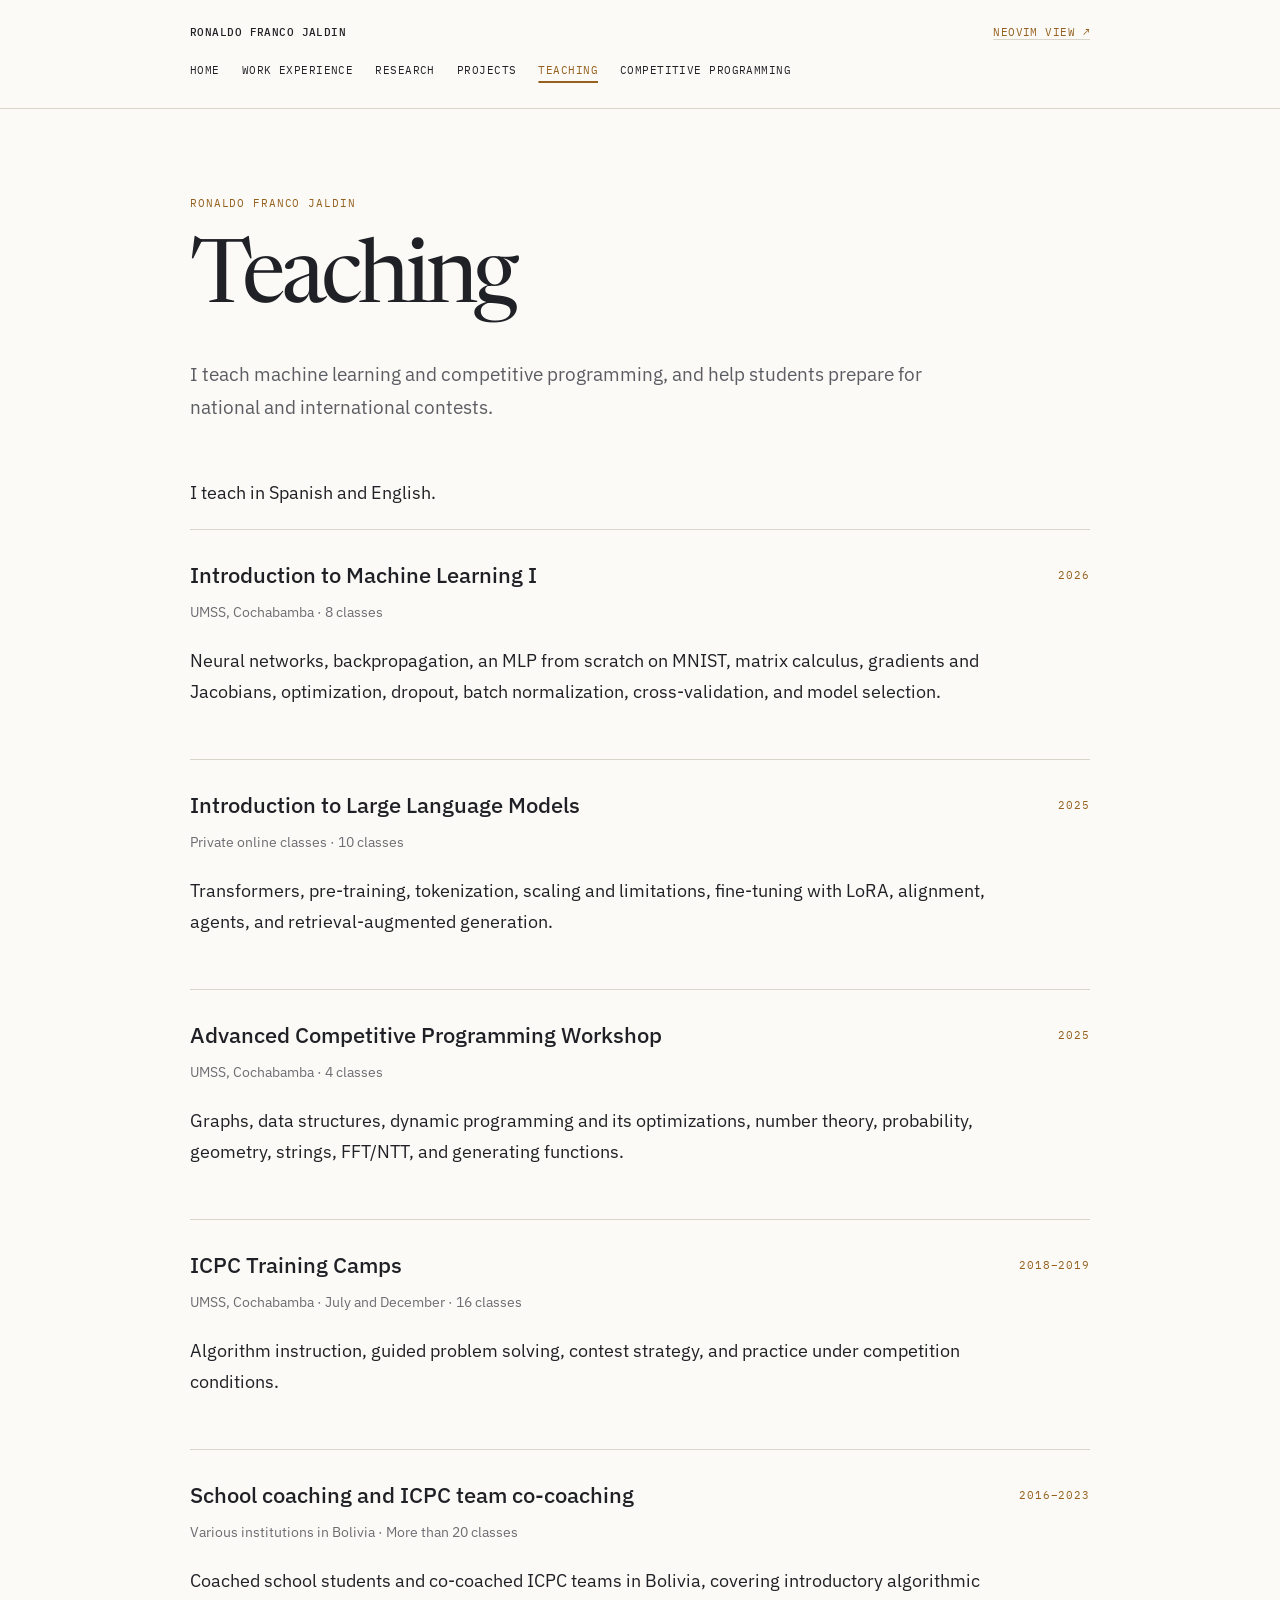
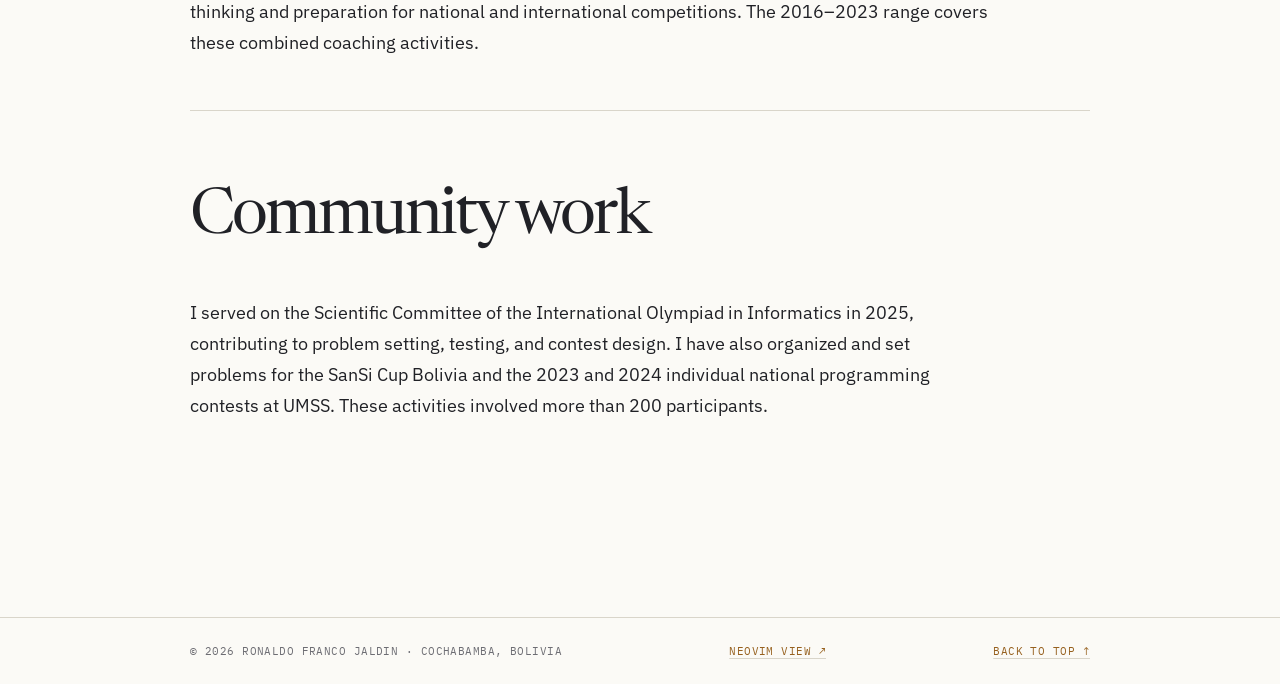
<file: teaching.html>
<!doctype html>
<html lang="en">
  <head>
    <meta charset="utf-8">
    <meta name="viewport" content="width=device-width, initial-scale=1">
    <meta name="theme-color" content="#fbfaf6">
    <meta
      name="description"
      content="Teaching, coaching, and community work in machine learning and competitive programming."
    >
    <meta name="author" content="Ronaldo Franco Jaldin">
    <title>Teaching — Ronaldo Franco Jaldin</title>
    <link rel="preconnect" href="https://fonts.googleapis.com">
    <link rel="preconnect" href="https://fonts.gstatic.com" crossorigin>
    <link
      href="https://fonts.googleapis.com/css2?family=IBM+Plex+Mono:wght@400;500&amp;family=IBM+Plex+Sans:ital,wght@0,400;0,500;0,600;1,400&amp;family=Newsreader:opsz,wght@6..72,400;6..72,500&amp;display=swap"
      rel="stylesheet"
    >
    <link rel="icon" href="assets/images/favicon.svg" type="image/svg+xml">
    <link rel="stylesheet" href="assets/css/small.css">
  </head>
  <body>
    <a class="skip-link" href="#content">Skip to content</a>
    <header class="page-header">
      <div class="page">
        <div class="header-title"><a class="name" href="index.html">Ronaldo Franco Jaldin</a><a href="teaching_nvim.html" class="theme-switch">Neovim view ↗</a></div>
        <nav aria-label="Main navigation">
          <a href="index.html">Home</a>
          <a href="experience.html">Work Experience</a>
          <a href="research.html">Research</a>
          <a href="projects.html">Projects</a>
          <a href="teaching.html" aria-current="page">Teaching</a>
          <a href="competitive-programming.html">Competitive Programming</a>
        </nav>
      </div>
    </header>
    <main class="page" id="content" tabindex="-1">
      <header class="page-intro">
        <p class="label">Ronaldo Franco Jaldin</p>
        <h1>Teaching</h1>
        <p class="lead">I teach machine learning and competitive programming, and help students prepare for national and international contests.</p>
      </header><p>I teach in Spanish and English.</p>
<div class="entries"><article class="item compact">
          <header><div><h2>Introduction to Machine Learning I</h2><p>UMSS, Cochabamba · 8 classes</p></div><time>2026</time></header>
          <p>Neural networks, backpropagation, an MLP from scratch on MNIST, matrix calculus, gradients and Jacobians, optimization, dropout, batch normalization, cross-validation, and model selection.</p>
        </article>
<article class="item compact">
          <header><div><h2>Introduction to Large Language Models</h2><p>Private online classes · 10 classes</p></div><time>2025</time></header>
          <p>Transformers, pre-training, tokenization, scaling and limitations, fine-tuning with LoRA, alignment, agents, and retrieval-augmented generation.</p>
        </article>
<article class="item compact">
          <header><div><h2>Advanced Competitive Programming Workshop</h2><p>UMSS, Cochabamba · 4 classes</p></div><time>2025</time></header>
          <p>Graphs, data structures, dynamic programming and its optimizations, number theory, probability, geometry, strings, FFT/NTT, and generating functions.</p>
        </article>
<article class="item compact">
          <header><div><h2>ICPC Training Camps</h2><p>UMSS, Cochabamba · July and December · 16 classes</p></div><time>2018–2019</time></header>
          <p>Algorithm instruction, guided problem solving, contest strategy, and practice under competition conditions.</p>
        </article>
<article class="item compact">
          <header><div><h2>School coaching and ICPC team co-coaching</h2><p>Various institutions in Bolivia · More than 20 classes</p></div><time>2016–2023</time></header>
          <p>Coached school students and co-coached ICPC teams in Bolivia, covering introductory algorithmic thinking and preparation for national and international competitions. The 2016–2023 range covers these combined coaching activities.</p>
        </article></div><section aria-labelledby="community-title"><h2 id="community-title">Community work</h2>
        <p>
          I served on the Scientific Committee of the International Olympiad in Informatics
          in 2025, contributing to problem setting, testing, and contest design. I have also
          organized and set problems for the SanSi Cup Bolivia and the 2023 and 2024 individual
          national programming contests at UMSS. These activities involved more than 200 participants.
        </p>
      </section>
    </main>
    <footer class="page-footer">
      <div class="page">
        <span>© 2026 Ronaldo Franco Jaldin · Cochabamba, Bolivia</span>
        <a href="teaching_nvim.html">Neovim view ↗</a>
        <a href="#content">Back to top ↑</a>
      </div>
    </footer>
  </body>
</html>
</file>
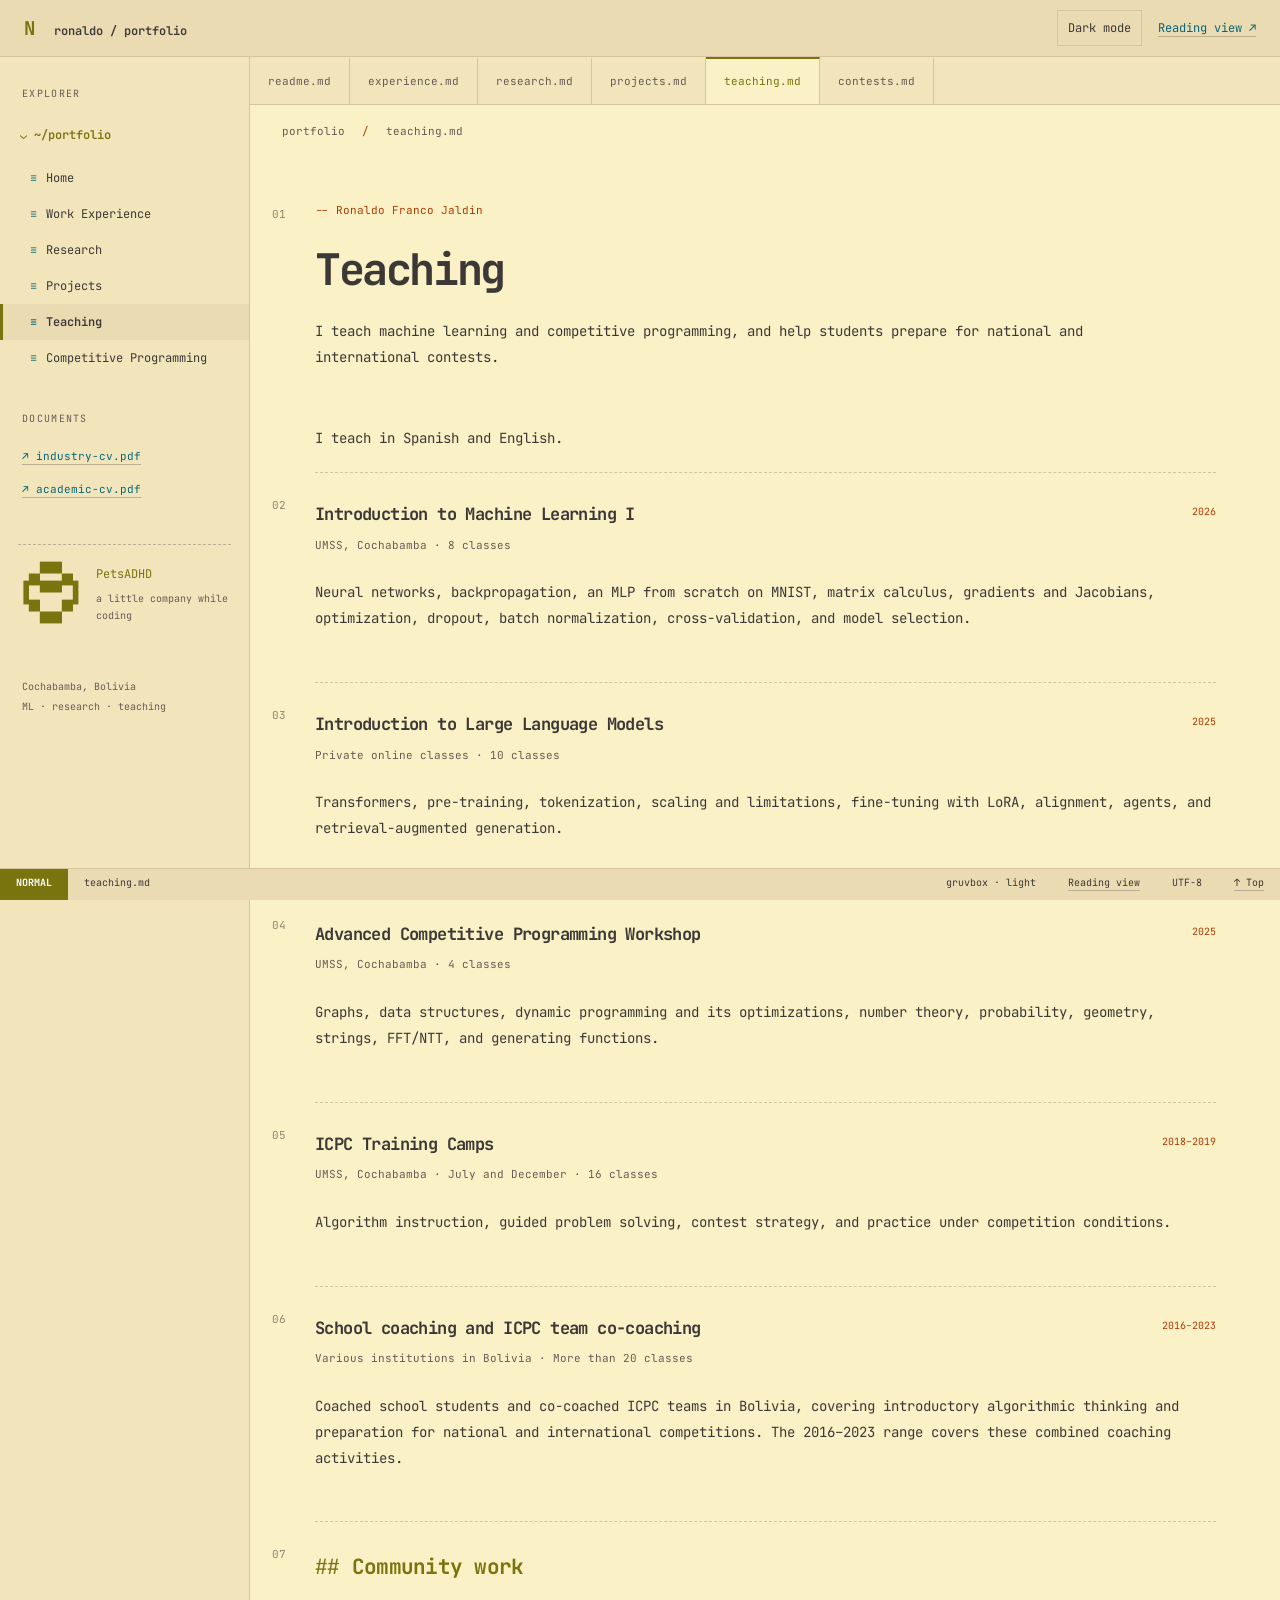
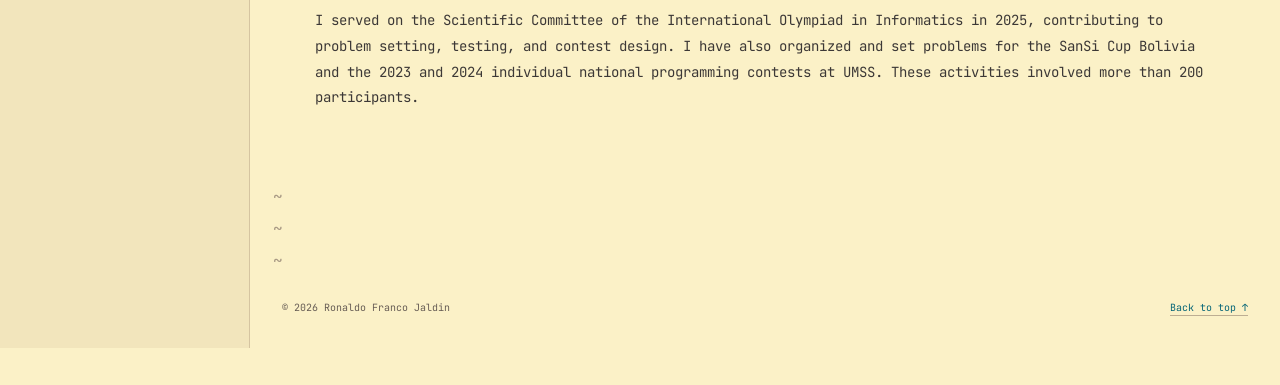
<file: teaching_nvim.html>
<!doctype html>
<!-- Generated by scripts/build_nvim.py; edit teaching.html for shared content. -->
<html lang="en">
<head>
  <meta charset="utf-8">
  <meta name="viewport" content="width=device-width, initial-scale=1">
  <meta name="theme-color" content="#fbf1c7">
  <meta name="description" content="Teaching, coaching, and community work in machine learning and competitive programming.">
  <meta name="author" content="Ronaldo Franco Jaldin">
  <title>Teaching — Ronaldo Franco Jaldin · Neovim</title>
  <link rel="icon" href="assets/images/favicon.svg" type="image/svg+xml">
  <script src="assets/js/nvim-theme.js"></script>
  <link rel="preconnect" href="https://fonts.googleapis.com">
  <link rel="preconnect" href="https://fonts.gstatic.com" crossorigin>
  <link href="https://fonts.googleapis.com/css2?family=JetBrains+Mono:wght@400;500;600;700&amp;display=swap" rel="stylesheet">
  <link rel="stylesheet" href="assets/css/nvim.css">
</head>
<body>
  <a class="skip-link" href="#content">Skip to content</a>
  <header class="window-bar">
    <a class="brand" href="index_nvim.html"><span class="nvim-mark" aria-hidden="true">N</span> ronaldo / portfolio</a>
    <div class="header-actions">
      <button class="dark-toggle" id="dark-toggle" type="button" aria-pressed="false" hidden>Dark mode</button>
      <a class="theme-switch" href="teaching.html">Reading view ↗</a>
    </div>
  </header>
  <div class="workspace">
    <aside class="explorer" aria-label="Portfolio explorer">
      <p class="explorer-heading">EXPLORER</p>
      <p class="folder"><span aria-hidden="true">⌄</span> ~/portfolio</p>
      <nav aria-label="Main navigation">
        <a href="index_nvim.html"><span aria-hidden="true">≡</span> Home</a> <a href="experience_nvim.html"><span aria-hidden="true">≡</span> Work Experience</a> <a href="research_nvim.html"><span aria-hidden="true">≡</span> Research</a> <a href="projects_nvim.html"><span aria-hidden="true">≡</span> Projects</a> <a href="teaching_nvim.html" aria-current="page"><span aria-hidden="true">≡</span> Teaching</a> <a href="competitive-programming_nvim.html"><span aria-hidden="true">≡</span> Competitive Programming</a>
      </nav>
      <div class="explorer-links">
        <p class="explorer-heading">DOCUMENTS</p>
        <a href="assets/docs/ronaldo-franco-industry-cv.pdf" target="_blank" rel="noopener noreferrer">↗ industry-cv.pdf</a>
        <a href="assets/docs/ronaldo-franco-academic-cv.pdf" target="_blank" rel="noopener noreferrer">↗ academic-cv.pdf</a>
      </div>
      <a class="pet-note" href="projects_nvim.html#petsadhd">
        <span aria-hidden="true" class="pixel-pet"> ▄▀▀▄
▐ ▀▀ ▌
 ▀▄▄▀</span>
        <span>PetsADHD<span class="pet-caption">a little company while coding</span></span>
      </a>
      <p class="explorer-foot">Cochabamba, Bolivia<br>ML · research · teaching</p>
    </aside>
    <div class="editor">
      <nav class="buffer-tabs" aria-label="Open pages"><a href="index_nvim.html" aria-label="Home">readme.md</a> <a href="experience_nvim.html" aria-label="Work Experience">experience.md</a> <a href="research_nvim.html" aria-label="Research">research.md</a> <a href="projects_nvim.html" aria-label="Projects">projects.md</a> <a href="teaching_nvim.html" aria-current="page" aria-label="Teaching">teaching.md</a> <a href="competitive-programming_nvim.html" aria-label="Competitive Programming">contests.md</a></nav>
      <div class="breadcrumb" aria-hidden="true">portfolio <span>/</span> teaching.md</div>
      <main id="content" tabindex="-1">

      <header class="page-intro">
        <p class="label">Ronaldo Franco Jaldin</p>
        <h1>Teaching</h1>
        <p class="lead">I teach machine learning and competitive programming, and help students prepare for national and international contests.</p>
      </header><p>I teach in Spanish and English.</p>
<div class="entries"><article class="item compact">
          <header><div><h2>Introduction to Machine Learning I</h2><p>UMSS, Cochabamba · 8 classes</p></div><time>2026</time></header>
          <p>Neural networks, backpropagation, an MLP from scratch on MNIST, matrix calculus, gradients and Jacobians, optimization, dropout, batch normalization, cross-validation, and model selection.</p>
        </article>
<article class="item compact">
          <header><div><h2>Introduction to Large Language Models</h2><p>Private online classes · 10 classes</p></div><time>2025</time></header>
          <p>Transformers, pre-training, tokenization, scaling and limitations, fine-tuning with LoRA, alignment, agents, and retrieval-augmented generation.</p>
        </article>
<article class="item compact">
          <header><div><h2>Advanced Competitive Programming Workshop</h2><p>UMSS, Cochabamba · 4 classes</p></div><time>2025</time></header>
          <p>Graphs, data structures, dynamic programming and its optimizations, number theory, probability, geometry, strings, FFT/NTT, and generating functions.</p>
        </article>
<article class="item compact">
          <header><div><h2>ICPC Training Camps</h2><p>UMSS, Cochabamba · July and December · 16 classes</p></div><time>2018–2019</time></header>
          <p>Algorithm instruction, guided problem solving, contest strategy, and practice under competition conditions.</p>
        </article>
<article class="item compact">
          <header><div><h2>School coaching and ICPC team co-coaching</h2><p>Various institutions in Bolivia · More than 20 classes</p></div><time>2016–2023</time></header>
          <p>Coached school students and co-coached ICPC teams in Bolivia, covering introductory algorithmic thinking and preparation for national and international competitions. The 2016–2023 range covers these combined coaching activities.</p>
        </article></div><section aria-labelledby="community-title"><h2 id="community-title">Community work</h2>
        <p>
          I served on the Scientific Committee of the International Olympiad in Informatics
          in 2025, contributing to problem setting, testing, and contest design. I have also
          organized and set problems for the SanSi Cup Bolivia and the 2023 and 2024 individual
          national programming contests at UMSS. These activities involved more than 200 participants.
        </p>
      </section>

      </main>
      <div class="end-of-buffer" aria-hidden="true">~<br>~<br>~</div>
      <footer class="page-footer">© 2026 Ronaldo Franco Jaldin <a href="#content">Back to top ↑</a></footer>
    </div>
  </div>
  <footer class="statusline" aria-label="Theme information">
    <span class="mode">NORMAL</span><span class="status-file">teaching.md</span>
    <span class="status-theme" id="theme-label">gruvbox · light</span>
    <a class="bottom-view-switch" href="teaching.html">Reading view</a>
    <span class="encoding">UTF-8</span><a href="#content">↑ Top</a>
  </footer>
</body>
</html>
</file>
<file: assets/css/small.css>
:root {
  color-scheme: light;
  --paper: #fbfaf6;
  --ink: #202126;
  --muted: #5c5d63;
  --quiet: #6d6d73;
  --rule: #d9d5ca;
  --accent: #96601e;
  --note: #f2ede1;
  --sans: "IBM Plex Sans", -apple-system, BlinkMacSystemFont, "Segoe UI", sans-serif;
  --serif: "Newsreader", Georgia, serif;
  --mono: "IBM Plex Mono", Consolas, monospace;
}

* {
  box-sizing: border-box;
}

html {
  scroll-behavior: smooth;
}

body {
  margin: 0;
  background: var(--paper);
  color: var(--ink);
  font-family: var(--sans);
  font-size: 18px;
  line-height: 1.72;
  text-rendering: optimizeLegibility;
  -webkit-font-smoothing: antialiased;
}

a {
  color: inherit;
  text-decoration-color: var(--rule);
  text-underline-offset: 3px;
}

a:hover {
  color: var(--accent);
  text-decoration-color: var(--accent);
}

:focus-visible {
  outline: 3px solid rgba(150, 96, 30, 0.3);
  outline-offset: 4px;
}

.skip-link {
  position: fixed;
  z-index: 10;
  top: 10px;
  left: 10px;
  padding: 8px 12px;
  transform: translateY(-150%);
  background: var(--ink);
  color: var(--paper);
}

.skip-link:focus {
  transform: none;
}

.page {
  width: min(calc(100% - 48px), 900px);
  margin-inline: auto;
}

.page-header {
  border-bottom: 1px solid var(--rule);
}

.page-header .page,
.page-footer .page {
  display: flex;
  min-height: 66px;
  align-items: center;
  justify-content: space-between;
  gap: 25px;
}

.page-header a,
.page-footer {
  font-family: var(--mono);
  font-size: 11px;
  letter-spacing: 0.04em;
  text-transform: uppercase;
}

.page-header .name {
  color: var(--ink);
  font-weight: 500;
  text-decoration: none;
}

.header-title {
  display: flex;
  justify-content: space-between;
  align-items: center;
  flex-wrap: wrap;
  gap: 10px 24px;
  width: 100%;
}

.page-header .theme-switch {
  color: var(--accent);
}

.page-header nav {
  display: flex;
  flex-wrap: wrap;
  gap: 9px 22px;
}

.page-header .page {
  flex-direction: column;
  align-items: flex-start;
  gap: 14px;
  padding-block: 23px;
}

.page-header nav a {
  padding-block: 5px;
  text-decoration: none;
}

.page-header nav a:hover,
.page-header nav a[aria-current="page"] {
  color: var(--accent);
  text-decoration: underline;
  text-decoration-thickness: 2px;
  text-underline-offset: 7px;
}

main.page {
  padding-bottom: 100px;
}

.intro {
  padding-block: clamp(64px, 9vw, 100px);
}

.page-intro {
  padding-block: clamp(55px, 8vw, 85px) 35px;
}

.page-intro h1 {
  max-width: 100%;
  margin-bottom: 30px;
  font-size: clamp(2.65rem, 7.5vw, 5.5rem);
  line-height: 1.05;
}

.page-intro .lead {
  max-width: 760px;
  color: var(--muted);
}

.cv-links,
.project-links {
  display: flex;
  flex-wrap: wrap;
  gap: 12px 25px;
}

.cv-links {
  margin-top: 30px;
}

.cv-links a {
  color: var(--accent);
  font-size: 15px;
}

.cv-links span {
  font-size: 12px;
}

.page-list a {
  display: grid;
  grid-template-columns: minmax(0, 1fr) auto;
  gap: 5px 20px;
  padding-block: 22px;
  border-bottom: 1px solid var(--rule);
  text-decoration: none;
}

.page-list a > span:first-child {
  font-size: 1.25rem;
  font-weight: 500;
}

.page-list p {
  grid-column: 1;
  margin: 0;
  color: var(--muted);
  font-size: 16px;
}

.page-list a > span:last-child {
  grid-column: 2;
  grid-row: 1 / 3;
  align-self: center;
  color: var(--accent);
}

.page-list a:hover > span:first-child {
  text-decoration: underline;
  text-underline-offset: 5px;
}

.label,
.kind,
time {
  color: var(--accent);
  font-family: var(--mono);
  font-size: 11px;
  letter-spacing: 0.08em;
  text-transform: uppercase;
}

h1,
h2 {
  font-family: var(--serif);
  font-weight: 400;
  letter-spacing: -0.045em;
}

h1 {
  max-width: 780px;
  margin: 22px 0 3px;
  font-size: clamp(3.8rem, 10vw, 7rem);
  line-height: 0.9;
}

.role {
  margin: 19px 0 40px;
  color: var(--accent);
  font-family: var(--serif);
  font-size: clamp(1.6rem, 4vw, 2.7rem);
}

.intro > p:not(.label):not(.role) {
  max-width: 760px;
}

.lead {
  color: var(--ink);
  font-size: 1.2rem;
}

.contact-list {
  display: flex;
  flex-wrap: wrap;
  gap: 7px 24px;
  padding: 25px 0 0;
  margin: 32px 0 0;
  border-top: 1px solid var(--rule);
  list-style: none;
}

.contact-list a,
.more {
  color: var(--accent);
  font-family: var(--mono);
  font-size: 11px;
  text-transform: uppercase;
}

section {
  padding-block: 75px;
  border-top: 1px solid var(--rule);
}

h2 {
  margin: 0 0 48px;
  font-size: clamp(2.5rem, 6vw, 4rem);
  line-height: 1;
}

h3 {
  margin: 37px 0 11px;
  font-size: 1.35rem;
  line-height: 1.3;
}

p {
  margin: 0 0 20px;
}

section > p,
.item > p,
.item > ul,
.split {
  max-width: 800px;
}

strong {
  font-weight: 600;
}

.item {
  padding-block: 41px;
  border-top: 1px solid var(--rule);
}

h2 + .item,
section > .item:first-of-type {
  border-top: 0;
}

.item header {
  display: grid;
  grid-template-columns: minmax(0, 1fr) auto;
  gap: 30px;
  margin-bottom: 22px;
}

.item header h3 {
  margin: 0 0 3px;
}

.item header h2,
h2.subheading {
  margin: 0 0 11px;
  font-family: var(--sans);
  font-size: 1.35rem;
  font-weight: 500;
  letter-spacing: normal;
  line-height: 1.3;
}

h2.subheading {
  margin-top: 37px;
}

.project-stack,
.page-note {
  color: var(--muted);
  font-size: 15px;
}

.projects .item header {
  grid-template-columns: 1fr;
  margin-bottom: 14px;
}

.projects .item header .kind {
  margin-bottom: 12px;
  color: var(--accent);
  font-size: 11px;
}

.projects .item header h2 {
  margin-bottom: 0;
}

.item header p {
  margin: 0;
  color: var(--quiet);
  font-size: 14px;
}

.item time {
  padding-top: 5px;
  white-space: nowrap;
}

.item ul,
.split ul {
  padding-left: 24px;
}

.item li,
.split li {
  padding-left: 5px;
  margin-bottom: 13px;
}

li::marker {
  color: var(--accent);
}

.kind {
  margin-bottom: 7px !important;
}

.compact {
  padding-block: 31px;
}

.split {
  display: grid;
  grid-template-columns: minmax(0, 1fr) 250px;
  gap: clamp(40px, 8vw, 90px);
  margin-block: 35px 55px;
}

.split h3 {
  margin-top: 0;
}

.split aside {
  align-self: start;
  padding: 24px;
  background: var(--note);
  font-size: 15px;
}

.split aside p {
  margin-bottom: 6px;
}

.split aside small {
  display: block;
  margin-top: 18px;
  color: var(--quiet);
  font-size: 11px;
}

.skills {
  margin-block: 45px;
  border-top: 1px solid var(--rule);
}

.skills div {
  display: grid;
  grid-template-columns: 220px 1fr;
  gap: 30px;
  padding-block: 15px;
  border-bottom: 1px solid var(--rule);
}

.skills dt {
  color: var(--accent);
  font-family: var(--mono);
  font-size: 11px;
  letter-spacing: 0.04em;
  text-transform: uppercase;
}

.skills dd {
  margin: 0;
  color: var(--muted);
  font-size: 15px;
}

.closing a {
  color: var(--accent);
}

.page-footer {
  border-top: 1px solid var(--rule);
  color: var(--quiet);
}

.page-footer a {
  color: var(--accent);
}

@media (max-width: 680px) {
  body {
    font-size: 17px;
  }

  .page {
    width: min(calc(100% - 32px), 900px);
  }

  .page-header .page {
    align-items: flex-start;
    flex-direction: column;
    padding-block: 17px;
  }

  .page-header nav {
    gap: 7px 16px;
  }

  .item header,
  .split,
  .skills div {
    grid-template-columns: 1fr;
  }

  .item header {
    gap: 8px;
  }

  .item time {
    grid-row: 1;
  }

  .skills div {
    gap: 4px;
  }

  .page-footer .page {
    align-items: flex-start;
    flex-direction: column;
    padding-block: 20px;
  }
}

@media print {
  .page-header,
  .page-footer,
  .contact-list {
    display: none;
  }

  body {
    font-size: 12px;
  }

  .intro,
  .page-intro,
  section {
    padding-block: 30px;
  }
}

@media (prefers-reduced-motion: reduce) {
  html {
    scroll-behavior: auto;
  }
}
</file>
<file: assets/css/nvim.css>
/* Gruvbox light/dark palettes; Menlo / JetBrains Mono terminal typography. */
:root {
  color-scheme: light;
  --paper: #fbf1c7;
  --panel: #f2e5bc;
  --bar: #ebdbb2;
  --ink: #3c3836;
  --muted: #665c54;
  --rule: #d5c4a1;
  --green: #79740e;
  --blue: #076678;
  --orange: #af3a03;
  --highlight: #ebdbb2;
  --line-number: #928374;
  --decoration: #bdae93;
  --detail: #a89984;
  --mode-ink: #fff;
  --mono: Menlo, "JetBrains Mono", Monaco, Consolas, monospace;
}
:root[data-theme="dark"] {
  color-scheme: dark;
  --paper: #282828;
  --panel: #32302f;
  --bar: #3c3836;
  --ink: #ebdbb2;
  --muted: #bdae93;
  --rule: #504945;
  --green: #b8bb26;
  --blue: #83a598;
  --orange: #fe8019;
  --highlight: #504945;
  --line-number: #a89984;
  --decoration: #928374;
  --detail: #928374;
  --mode-ink: #282828;
}
* { box-sizing: border-box; }
html { scroll-behavior: smooth; scroll-padding-bottom: 55px; }
body { margin: 0; background: var(--paper); color: var(--ink); font: 14px/1.85 var(--mono); }
a { color: var(--blue); text-underline-offset: 4px; text-decoration-color: var(--decoration); }
a:hover { color: var(--green); text-decoration-color: currentColor; }
:focus-visible { outline: 2px solid var(--green); outline-offset: 4px; }
.skip-link { position: fixed; top: 5px; left: 12px; transform: translateY(-160%); z-index: 10; padding: 8px 16px; background: var(--ink); color: var(--paper); }
.skip-link:focus { transform: none; }
.window-bar { min-height: 52px; padding: 10px 24px; display: flex; align-items: center; justify-content: space-between; gap: 16px; background: var(--bar); border-bottom: 1px solid var(--rule); font-size: 12px; }
.brand { color: var(--ink); font-weight: 600; text-decoration: none; }
.nvim-mark { display: inline-block; color: var(--green); padding-right: 12px; font-size: 19px; font-weight: 700; }
.theme-switch { white-space: nowrap; }
.window-bar { flex-wrap: wrap; }
.header-actions { display: flex; align-items: center; gap: 16px; margin-left: auto; }
.workspace { display: grid; grid-template-columns: 250px minmax(0, 1fr); min-height: calc(100vh - 52px); padding-bottom: 37px; }
.explorer { background: var(--panel); border-right: 1px solid var(--rule); padding: 28px 0; font-size: 12px; }
.explorer-heading { margin: 0 22px 20px; color: var(--muted); font-size: 10px; letter-spacing: .13em; }
.folder { margin: 0 20px 14px; color: var(--green); font-weight: 600; }
.explorer nav a { display: flex; gap: 9px; align-items: baseline; padding: 9px 18px 9px 27px; color: var(--ink); text-decoration: none; border-left: 3px solid transparent; line-height: 1.5; }
.explorer nav a span { color: var(--blue); }
.explorer nav a[aria-current="page"] { background: var(--highlight); border-left-color: var(--green); font-weight: 600; }
.explorer nav a:hover { background: var(--bar); }
.explorer-links { padding: 34px 22px 24px; }
.explorer-links .explorer-heading { margin: 0 0 12px; }
.explorer-links a { display: block; padding-block: 6px; font-size: 11px; }
.pet-note { display: flex; align-items: center; gap: 12px; margin: 15px 18px; padding: 18px 0; border-top: 1px dashed var(--decoration); text-decoration: none; color: var(--green); }
.pixel-pet { white-space: pre; line-height: 1.05; font-size: 18px; flex-shrink: 0; }
.pet-caption { display: block; font-size: 10px; color: var(--muted); line-height: 1.65; padding-top: 6px; }
.explorer-foot { margin: 35px 22px; color: var(--muted); font-size: 10px; line-height: 2; }
.editor { min-width: 0; }
.buffer-tabs { display: flex; flex-wrap: wrap; background: var(--panel); border-bottom: 1px solid var(--rule); }
.buffer-tabs a { padding: 12px 18px; border-right: 1px solid var(--rule); border-top: 2px solid transparent; text-decoration: none; font-size: 11px; color: var(--muted); }
.buffer-tabs a[aria-current="page"] { background: var(--paper); color: var(--green); border-top-color: var(--green); }
.buffer-tabs a:hover { color: var(--blue); }
.breadcrumb { margin: 16px 32px; color: var(--muted); font-size: 11px; }
.breadcrumb span { padding: 0 10px; color: var(--orange); }
main { max-width: 1060px; padding: 25px clamp(26px, 5vw, 80px) 20px 65px; counter-reset: block; }
main > header, main > section, main > .entries > article { position: relative; counter-increment: block; }
main > header::before, main > section::before, main > .entries > article::before { content: counter(block, decimal-leading-zero); position: absolute; left: -43px; top: 22px; color: var(--line-number); font-size: 11px; font-weight: 400; }
h1, h2, h3, p { margin-top: 0; }
h1, h2, h3 { font-family: var(--mono); line-height: 1.4; overflow-wrap: break-word; }
h1 { font-size: clamp(27px, 3.4vw, 45px); letter-spacing: -.055em; margin: 18px 0; color: var(--ink); max-width: 760px; }
h2 { font-size: 21px; letter-spacing: -.035em; margin-bottom: 26px; color: var(--green); }
h2::before { content: "## "; color: var(--green); font-weight: 400; }
h3 { font-size: 16px; margin-bottom: 10px; }
p { margin-bottom: 20px; }
.intro, .page-intro { padding: 18px 0 35px; }
.label, .kind { color: var(--orange); font-size: 11px; }
.label::before { content: "-- "; }
.role { font-size: 16px; color: var(--blue); margin: 22px 0 30px; }
.lead { color: var(--ink); }
.intro > p, .page-intro > p { max-width: 770px; }
.contact-list { display: flex; gap: 10px 20px; flex-wrap: wrap; padding: 22px 0 0; list-style: none; border-top: 1px dashed var(--rule); font-size: 11px; }
.contact-list a { overflow-wrap: anywhere; }
.cv-links, .project-links { display: flex; flex-wrap: wrap; gap: 12px 22px; font-size: 11px; }
.cv-links { margin-top: 26px; }
.cv-links a { padding: 6px 10px; border: 1px solid var(--detail); color: var(--green); text-decoration: none; }
section { padding-block: 30px; border-top: 1px dashed var(--rule); }
.page-list a { display: grid; grid-template-columns: minmax(0, 1fr) auto; gap: 5px 12px; padding: 13px 0; text-decoration: none; }
.page-list a > span:first-child { font-weight: 600; }
.page-list a > span:last-child { grid-column: 2; grid-row: 1 / 3; align-self: center; }
.page-list p { grid-column: 1; margin: 0; font-size: 12px; color: var(--muted); }
.page-list a:hover > span:first-child { text-decoration: underline; }
.item { padding: 30px 0; border-top: 1px dashed var(--rule); }
section > .item:first-of-type { border-top: 0; padding-top: 0; }
.item header { display: flex; align-items: flex-start; justify-content: space-between; gap: 18px; margin-bottom: 18px; }
.item header h2 { font-size: 17px; color: var(--ink); margin-bottom: 8px; }
.item header h2::before { content: none; }
.item header p { font-size: 11px; color: var(--muted); margin-bottom: 7px; }
.item header .kind { color: var(--orange); }
time { color: var(--orange); font-size: 10px; flex-shrink: 0; }
ul { padding-left: 20px; }
li { padding-left: 2px; margin-bottom: 14px; }
li::marker { color: var(--green); }
.more { font-size: 11px; }
.project-stack, .page-note { font-size: 11px; color: var(--muted); }
.fun-project { border-left: 2px solid var(--detail); padding-left: 22px; margin-block: 12px 30px; }
.fun-project h2 { margin-bottom: 18px; }
.fun-project p:last-child { margin-bottom: 0; }
.split { display: grid; grid-template-columns: minmax(0, 1fr) 240px; gap: 30px; }
.split aside { padding: 20px; background: var(--panel); align-self: start; font-size: 12px; }
.split aside h2 { font-size: 17px; }
.split aside small { color: var(--muted); }
.subheading { margin-top: 30px; }
.end-of-buffer { color: var(--detail); padding-left: 23px; font-size: 16px; line-height: 2; }
.page-footer { display: flex; flex-wrap: wrap; justify-content: space-between; gap: 15px; margin: 22px 32px 30px; color: var(--muted); font-size: 10px; }
.statusline { display: flex; align-items: stretch; gap: 0; position: fixed; bottom: 0; left: 0; right: 0; z-index: 3; min-height: 32px; background: var(--bar); border-top: 1px solid var(--rule); font-size: 10px; }
.statusline > * { padding: 5px 16px; }
.mode { background: var(--green); color: var(--mode-ink); font-weight: 700; }
.status-theme { margin-left: auto; }
.statusline a { color: var(--ink); }
.dark-toggle { font: inherit; color: var(--ink); background: transparent; border: 1px solid var(--rule); padding: 6px 10px; cursor: pointer; white-space: nowrap; }
.dark-toggle[aria-pressed="true"] { color: var(--green); background: var(--highlight); }
.dark-toggle:hover { color: var(--blue); }
.bottom-view-switch { white-space: nowrap; }
.statusline :focus-visible { outline-offset: -3px; }
@media (min-width: 1400px) { main { margin-inline: auto; } }
@media (max-width: 1050px) { .workspace { grid-template-columns: 210px minmax(0, 1fr); } .split { grid-template-columns: 1fr; } .item header { flex-direction: column; gap: 8px; } }
@media (max-width: 760px) {
  body { font-size: 13px; }
  .workspace { grid-template-columns: 1fr; }
  .explorer { display: none; }
  .window-bar { padding-inline: 16px; font-size: 10px; }
  .nvim-mark { padding-right: 6px; }
  .buffer-tabs a { padding: 10px 12px; font-size: 10px; flex-grow: 1; text-align: center; }
  .breadcrumb { margin-inline: 18px; }
  main { padding: 12px 20px 16px 44px; }
  main > header::before, main > section::before, main > .entries > article::before { left: -28px; font-size: 10px; }
  h1 { font-size: clamp(26px, 6.5vw, 40px); }
  h2 { font-size: 19px; }
  .statusline > * { padding-inline: 9px; }
  .encoding, .status-file, .status-theme { display: none; }
  .bottom-view-switch { margin-left: auto; }
  .status-theme { font-size: 9px; }
  .page-footer { margin-inline: 20px; }
}
@media (max-width: 380px) { .theme-switch { font-size: 9px; } }
@media (prefers-reduced-motion: reduce) { html { scroll-behavior: auto; } }
@media print { .window-bar, .explorer, .buffer-tabs, .breadcrumb, .statusline, .end-of-buffer, .page-footer { display: none; } .workspace { display: block; padding: 0; } main { max-width: none; padding: 0; } main > *::before, main > .entries > article::before { display: none; } body { font-size: 10pt; background: white; color: #222; } }
</file>
